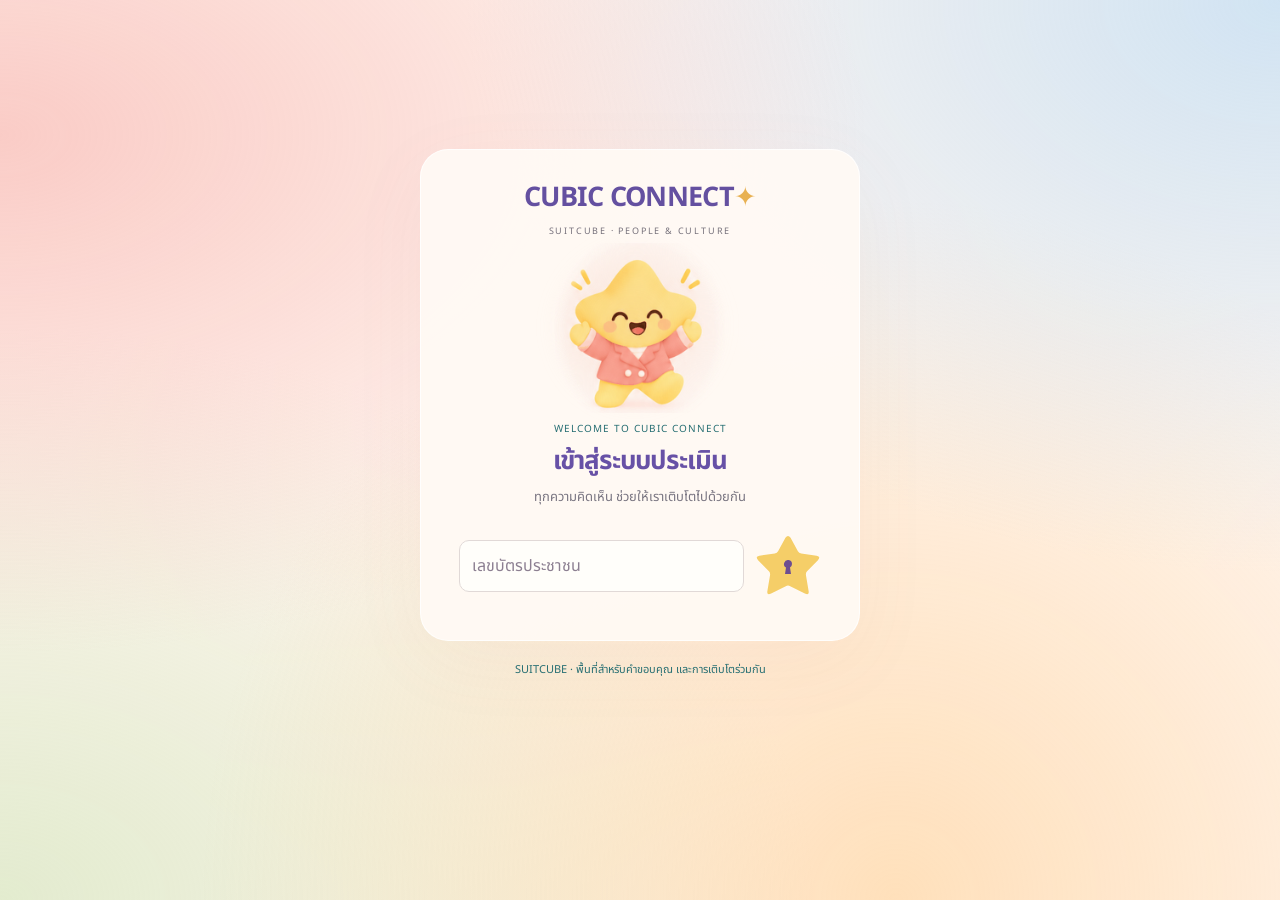
<file: index.html>
<!doctype html><html lang="th"><head><meta charset="UTF-8"><meta name="viewport" content="width=device-width,initial-scale=1,viewport-fit=cover"><meta name="theme-color" content="#fff5ef"><meta name="apple-mobile-web-app-capable" content="yes"><meta name="apple-mobile-web-app-status-bar-style" content="default"><meta name="apple-mobile-web-app-title" content="CUBIC CONNECT"><meta name="description" content="SUITCUBE แอปฟีดแบ็กความร่วมมือข้ามแผนก"><link rel="manifest" href="manifest.webmanifest"><link rel="apple-touch-icon" href="assets/app-icon-192.png"><link rel="icon" type="image/png" href="assets/app-icon-192.png"><title>CUBIC CONNECT · SUITCUBE Feedback</title><link rel="stylesheet" href="style.css?v=cubic-53"></head><body><div class="aura" aria-hidden="true"></div><div id="app"></div><div id="toast" role="status"></div><script src="logic.js?v=cubic-27"></script><script src="login.js?v=cubic-39"></script><script src="hr-excel.js?v=2"></script><script src="live-scores.js?v=cubic-15"></script><script src="app.js?v=cubic-58"></script><script src="install.js?v=cubic-27"></script></body></html>
</file>
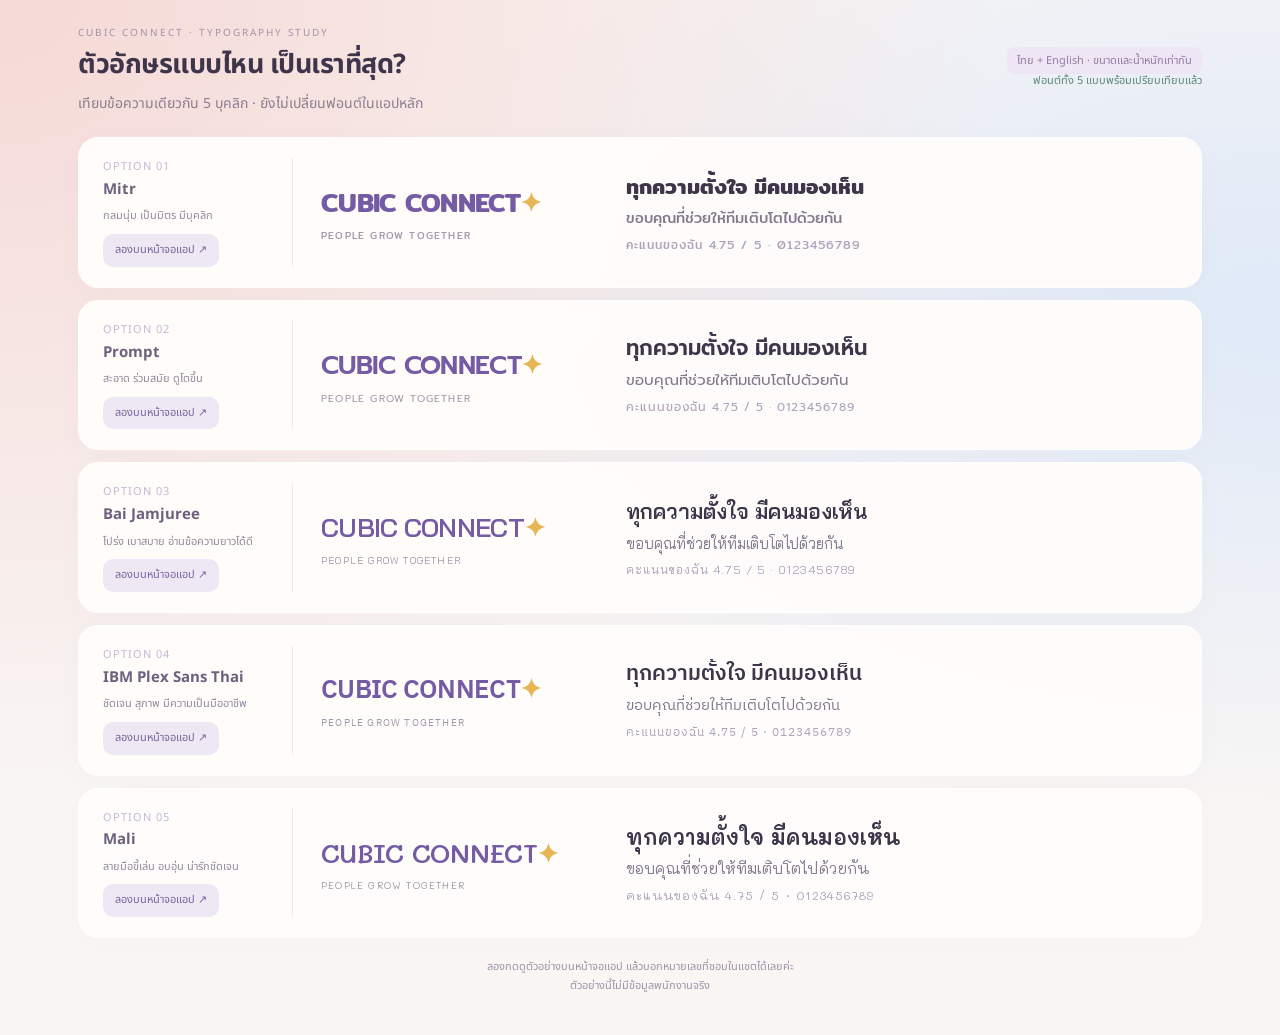
<file: font-options.html>
<!doctype html><html lang="th"><head><meta charset="utf-8"><meta name="viewport" content="width=device-width,initial-scale=1,viewport-fit=cover"><title>CUBIC CONNECT · เลือกฟอนต์ 5 แบบ</title>
<link rel="preconnect" href="https://fonts.googleapis.com"><link rel="preconnect" href="https://fonts.gstatic.com" crossorigin>
<link href="https://fonts.googleapis.com/css2?family=Bai+Jamjuree:wght@400;600&family=IBM+Plex+Sans+Thai:wght@400;600&family=Mali:wght@400;600&family=Mitr:wght@400;600&family=Noto+Sans+Thai:wght@400;600&family=Prompt:wght@400;600&display=swap" rel="stylesheet">
<style>*{box-sizing:border-box}body{margin:0;color:#3e354b;background:radial-gradient(at 0 0,#f5d9d6,transparent 55%),radial-gradient(at 100% 30%,#dfe9f8,transparent 50%),#f9f6f4;font:14px/1.7 'Noto Sans Thai',sans-serif}main{max-width:1180px;padding:25px 28px 40px;margin:auto}header{display:flex;justify-content:space-between;align-items:center;gap:20px;margin-bottom:22px}h1{font-size:27px;line-height:1.5;margin:3px 0 6px;letter-spacing:-.5px}p{margin:0}.muted{color:#8a7e92}.eyebrow{font-size:10px;letter-spacing:2px;color:#a392b0}.tag{color:#947ba5;background:#eee6f4;border-radius:8px;font-size:11px;padding:5px 10px;white-space:nowrap}.options{display:grid;gap:12px}.option{background:#fffdfbf5;border:1px solid white;border-radius:20px;padding:20px 24px;display:grid;grid-template-columns:190px 1fr;gap:28px;align-items:center;box-shadow:0 5px 30px #69577306}.info{border-right:1px solid #eee7ef;padding-right:16px}.info h2{font-size:15px;margin:0 0 2px;color:#70607f}.number{color:#c7b5d7;font-size:11px;letter-spacing:1px}.desc{font-size:11px;color:#96899e;margin:5px 0 8px}.sample{font-family:var(--font);display:grid;grid-template-columns:285px 1fr;gap:20px;align-items:center}.logo{font-size:26px;font-weight:600;letter-spacing:-.7px;color:#745ba4;white-space:nowrap}.logo span{color:#e6b555}.caption{font-size:10px;letter-spacing:1.2px;color:#a696ac;margin-top:2px;font-family:var(--font)}.greeting{font-weight:600;font-size:21px;line-height:1.6;margin:0 0 2px}.body-sample{font-size:15px;font-weight:400;color:#85768f;line-height:1.7}.figures{font-size:12px;color:#b1a0bb;margin-top:4px;letter-spacing:1px}button{font:inherit;cursor:pointer;border:0;border-radius:10px}.try{background:#eee8f5;color:#7c659c;padding:7px 12px;font-size:11px}.try:hover{background:#e3d7ef}.try:focus-visible,button:focus-visible,a:focus-visible{outline:3px solid #b39bd5;outline-offset:3px}footer{text-align:center;color:#a192aa;font-size:11px;margin-top:20px}dialog{border:1px solid white;border-radius:26px;width:min(94vw,460px);padding:24px;background:#fcf9fb;color:#403349;box-shadow:0 20px 120px #68517830}dialog::backdrop{background:#41354d55;backdrop-filter:blur(5px)}.modal-head{display:flex;justify-content:space-between;align-items:center;margin-bottom:20px}.modal-head h2{margin:0;font-size:14px}.close{background:#eee7f3;color:#8e789f;width:34px;height:34px;font-size:20px}.phone{font-family:var(--font);background:radial-gradient(at 0 0,#fbded9,transparent 60%),radial-gradient(at 100% 0,#dce9f7,transparent 60%),#fffaf6;border:1px solid white;border-radius:24px;padding:25px 22px}.phone .logo{font-size:24px}.hello{font-size:27px;font-weight:600;line-height:1.5;margin:22px 0 8px}.phone .note{font-size:15px;line-height:1.9;color:#8e7c98}.card{background:#fffefa;border-radius:18px;padding:20px;margin-top:22px;border:1px solid white}.card h3{font:600 18px/1.6 var(--font);margin:0 0 10px}.card p{font:400 14px/1.8 var(--font);color:#87758f}.stars{color:#e4b34b;font-size:24px;letter-spacing:3px;margin:10px 0 5px}.date{font-size:11px!important;color:#a08cad!important}.main-btn{display:block;background:#7960b0;color:white;padding:12px 16px;border-radius:12px;text-align:center;font-family:var(--font);font-size:15px;font-weight:600;width:100%;margin-top:20px}.modal-foot{text-align:center;font-size:11px;color:#a796b1;margin-top:14px}.status{font-size:11px;color:#a291ad;text-align:right;min-height:20px}.loaded{color:#5c8a7a}
@media(max-width:900px){.option{grid-template-columns:160px 1fr;gap:18px}.sample{grid-template-columns:1fr;gap:7px}.logo{font-size:24px}.greeting{font-size:20px}}@media(max-width:600px){main{padding:24px 17px}header{display:block;margin-bottom:22px}h1{font-size:24px}.tag{display:inline-block;margin-top:12px}.status{text-align:left;margin-top:8px}.option{display:block;padding:20px;border-radius:22px}.info{border:0;border-bottom:1px solid #eee7ef;padding:0 0 14px;margin-bottom:16px;display:grid;grid-template-columns:1fr auto;gap:3px 10px}.info h2{font-size:16px;grid-column:1}.info .number{grid-column:1}.info .desc{grid-column:1;margin:0}.info .try{grid-column:2;grid-row:1 / 4;align-self:center}.sample{display:block}.sample .logo{font-size:26px}.caption{margin-bottom:16px}.greeting{font-size:22px}.body-sample{font-size:16px}.figures{margin-top:9px}.options{gap:17px}}
</style></head><body><main><header><div><div class="eyebrow">CUBIC CONNECT · TYPOGRAPHY STUDY</div><h1>ตัวอักษรแบบไหน เป็นเราที่สุด?</h1><p class="muted">เทียบข้อความเดียวกัน 5 บุคลิก · ยังไม่เปลี่ยนฟอนต์ในแอปหลัก</p></div><div><span class="tag">ไทย + English · ขนาดและน้ำหนักเท่ากัน</span><p class="status" id="font-status" role="status">กำลังโหลดฟอนต์ตัวอย่าง…</p></div></header><div class="options" id="options"></div><footer>ลองกดดูตัวอย่างบนหน้าจอแอป แล้วบอกหมายเลขที่ชอบในแชตได้เลยค่ะ<br>ตัวอย่างนี้ไม่มีข้อมูลพนักงานจริง</footer></main><dialog id="preview" aria-labelledby="preview-title"></dialog>
<script>
const fonts=[{name:'Mitr',label:'01',desc:'กลมนุ่ม เป็นมิตร มีบุคลิก',source:'Mitr'},{name:'Prompt',label:'02',desc:'สะอาด ร่วมสมัย ดูโตขึ้น',source:'Prompt'},{name:'Bai Jamjuree',label:'03',desc:'โปร่ง เบาสบาย อ่านข้อความยาวได้ดี',source:'Bai+Jamjuree'},{name:'IBM Plex Sans Thai',label:'04',desc:'ชัดเจน สุภาพ มีความเป็นมืออาชีพ',source:'IBM+Plex+Sans+Thai'},{name:'Mali',label:'05',desc:'ลายมือขี้เล่น อบอุ่น น่ารักชัดเจน',source:'Mali'}];
document.getElementById('options').innerHTML=fonts.map((f,i)=>`<article class="option"><div class="info"><div class="number">OPTION ${f.label}</div><h2>${f.name}</h2><p class="desc">${f.desc}</p><button class="try" data-font="${i}">ลองบนหน้าจอแอป ↗</button></div><div class="sample" style="--font:'${f.name}',sans-serif"><div><div class="logo">CUBIC CONNECT<span>✦</span></div><div class="caption">PEOPLE GROW TOGETHER</div></div><div><div class="greeting">ทุกความตั้งใจ มีคนมองเห็น</div><p class="body-sample">ขอบคุณที่ช่วยให้ทีมเติบโตไปด้วยกัน</p><p class="figures">คะแนนของฉัน 4.75 / 5 · 0123456789</p></div></div></article>`).join('');
document.querySelectorAll('[data-font]').forEach(b=>b.onclick=()=>{const f=fonts[Number(b.dataset.font)],d=document.getElementById('preview');d.innerHTML=`<div class="modal-head"><h2 id="preview-title">แบบ ${f.label} · ${f.name}</h2><button class="close" aria-label="ปิดตัวอย่าง">×</button></div><div class="phone" style="--font:'${f.name}',sans-serif"><div class="logo">CUBIC CONNECT<span>✦</span></div><div class="hello">ทุกความตั้งใจ<br>มีคนมองเห็น</div><p class="note">คำชื่นชมเล็ก ๆ ที่ช่วยเติมพลัง<br>ให้วันทำงานของคุณ</p><div class="card"><h3>คำชื่นชมที่ได้รับ</h3><p>ไม่ระบุตัวตน</p><p class="date">วันที่ได้รับ 28 ต.ค. 2569</p><div class="stars">★★★★★</div><p>ขอบคุณที่ช่วยประสานงานอย่างใส่ใจ ทำให้ทีมทำงานต่อได้ราบรื่น</p></div><button class="main-btn" id="mock-button">ดูคะแนนของฉัน</button></div><p class="modal-foot">ตัวอย่างฟอนต์เท่านั้น · ยังไม่ใช่การเลือกใช้จริง</p>`;d.showModal();d.querySelector('.close').onclick=()=>d.close();d.querySelector('#mock-button').onclick=()=>{d.querySelector('#mock-button').textContent='ตัวอย่างคะแนน · 4.75 / 5'};});
Promise.all(fonts.flatMap(f=>[document.fonts.load(`400 16px "${f.name}"`,'กี้มีฟีดแบ็กดี ๆ CUBIC CONNECT'),document.fonts.load(`600 24px "${f.name}"`,'ทุกความตั้งใจ CUBIC CONNECT')])).then(results=>{const ready=results.every(r=>r.length>0);const e=document.getElementById('font-status');e.textContent=ready?'ฟอนต์ทั้ง 5 แบบพร้อมเปรียบเทียบแล้ว':'บางฟอนต์ยังโหลดไม่ได้ กรุณารีเฟรชเมื่อเชื่อมต่ออินเทอร์เน็ต';e.classList.toggle('loaded',ready)}).catch(()=>document.getElementById('font-status').textContent='โหลดฟอนต์ไม่สำเร็จ กรุณาตรวจอินเทอร์เน็ตแล้วลองใหม่');
</script></body></html>
</file>
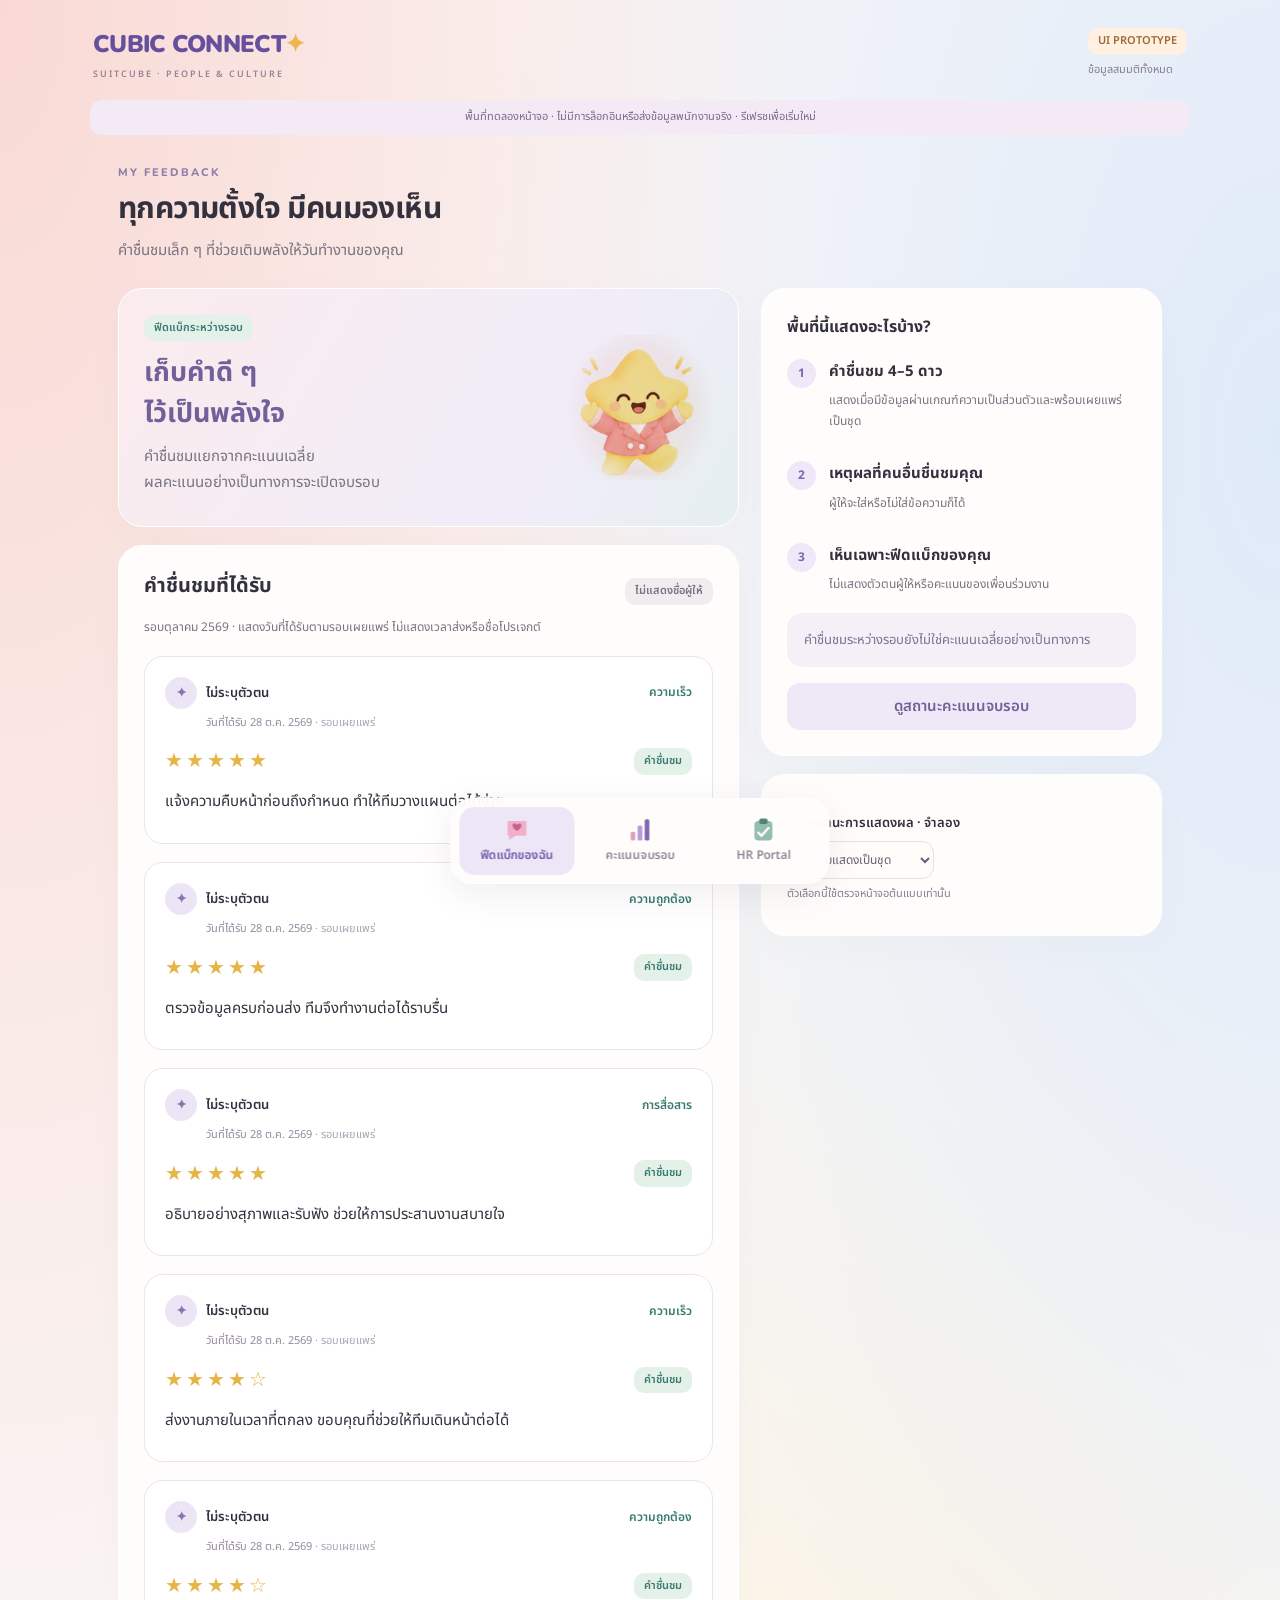
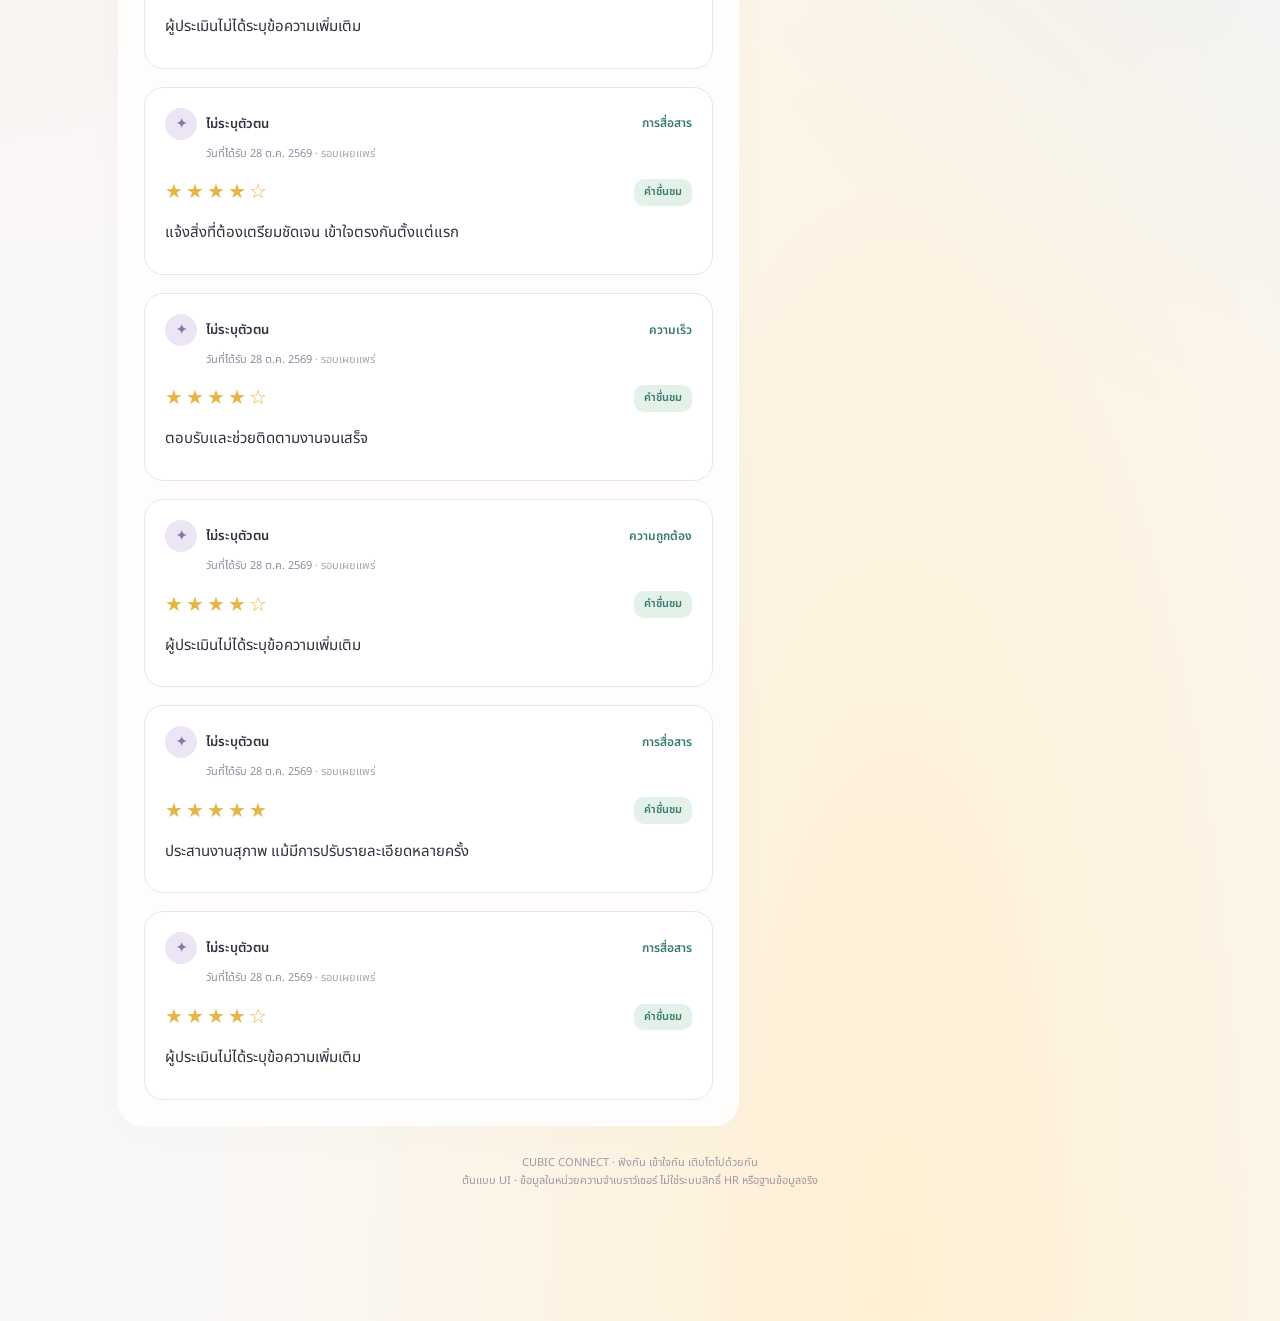
<file: workflow-preview.html>
<!doctype html>
<html lang="th">
<head><meta charset="utf-8"><meta name="viewport" content="width=device-width,initial-scale=1,viewport-fit=cover"><title>CUBIC CONNECT · ตัวอย่างเส้นทางฟีดแบ็ก</title>
<style>
@import url('https://fonts.googleapis.com/css2?family=Noto+Sans+Thai:wght@400;500;600;700&family=Nunito:wght@600;700;800;900&display=swap');
:root{--ink:#34313f;--muted:#777381;--purple:#7056ad;--green:#397b70;--line:#eae5ed;--pink:#f4b7b0}*{box-sizing:border-box}body{margin:0;color:var(--ink);font:15px/1.7 'Noto Sans Thai',sans-serif;background:radial-gradient(at 0 0,#f9d9d4,transparent 45%),radial-gradient(at 100% 15%,#dfeaf9,transparent 45%),radial-gradient(at 70% 100%,#fff0d3,transparent 55%),#faf8f7;min-height:100vh}button,select,textarea{font:inherit}button{cursor:pointer}button:disabled{opacity:.45;cursor:not-allowed}button:focus-visible,select:focus-visible,textarea:focus-visible,a:focus-visible{outline:3px solid #b8a5dd;outline-offset:4px}header{max-width:1150px;margin:auto;padding:27px 28px 15px;display:flex;align-items:center;justify-content:space-between;gap:16px}.brand{font:900 24px/1.1 Nunito,sans-serif;color:#66509d;letter-spacing:-.7px}.brand span{color:#eeb650}.brand small{display:block;font:600 9px 'Noto Sans Thai';letter-spacing:2px;margin-top:9px;color:#948596}main{max-width:1100px;margin:0 auto;padding:20px 28px 130px}h1{font-size:30px;line-height:1.4;letter-spacing:-.6px;margin:8px 0}h2{font-size:20px;line-height:1.5;margin:0 0 10px}h3{font-size:16px;margin:0 0 6px}p{margin:6px 0}.muted{color:var(--muted)}.eyebrow{font:800 11px Nunito,sans-serif;letter-spacing:2px;color:#8e7eaa}.pill{display:inline-flex;align-items:center;gap:5px;border-radius:10px;padding:4px 10px;font-size:11px;font-weight:600;background:#eee8f6;color:#756294}.pill.green{background:#e3f1e8;color:#397b70}.pill.peach{background:#fff0e1;color:#9c6a34}.pill.gray{background:#f0edf1;color:#79727f}.row{display:flex;align-items:center;justify-content:space-between;gap:12px}.topcopy{margin:10px 0 24px}.card{background:#fffdfb;border:1px solid #fff;border-radius:24px;padding:25px;box-shadow:0 10px 40px #67575f06}.grid{display:grid;grid-template-columns:minmax(0,1.55fr) minmax(260px,1fr);gap:22px}.stack{display:grid;gap:18px;align-content:start}.hero{background:linear-gradient(120deg,#fbebed,#f0edf9 70%,#e5eff0);position:relative;min-height:210px;display:flex;align-items:center;overflow:visible}.hero .copy{flex:1}.hero img{mix-blend-mode:multiply;mask-image:radial-gradient(ellipse,black 50%,transparent 74%);width:145px;height:165px;object-fit:contain;flex-shrink:0}.hero h2{font-size:27px;color:#71609a;line-height:1.5}.hero p{max-width:330px}.count{font:900 32px Nunito,sans-serif;color:#527f79}.tabs{display:flex;gap:5px;background:#eee8f1;border-radius:14px;padding:5px;margin-bottom:20px;width:fit-content}.tabs button{border:0;padding:9px 17px;border-radius:11px;background:none;color:#81758a;font-weight:600}.tabs button.active{background:white;color:var(--purple);box-shadow:0 3px 8px #5d436410}.feedback{border:1px solid var(--line);border-radius:19px;padding:20px;background:white}.anonymous{display:flex;align-items:center;gap:9px;font-weight:600;font-size:13px}.avatar{display:grid;place-items:center;background:#ece5f6;color:#8a73ae;border-radius:50%;width:32px;height:32px}.stars{color:#e6b547;letter-spacing:3px;font-size:20px}.dim{font-size:12px;color:var(--green);font-weight:600}.quote{margin-top:10px;font-size:15px;line-height:1.9}.meta{margin-top:15px;display:flex;flex-wrap:wrap;gap:8px}.hint{border-radius:15px;padding:15px 17px;background:#f4f0f8;color:#7d718e;font-size:13px;line-height:1.85}.hint.green{background:#edf4f1;color:#537a6c}.hint.peach{background:#fff2e7;color:#9b795d}.btn{border:0;border-radius:13px;padding:11px 18px;background:#7157ad;color:white;font-weight:600;display:inline-block;text-decoration:none;text-align:center}.btn.soft{background:#eee8f7;color:#74619a}.btn.reject{background:#f8e7e8;color:#aa6271}.btn.text{background:transparent;color:#83798d;padding:7px 0}.divider{border-top:1px solid var(--line);margin:20px 0}.step{display:flex;gap:13px;align-items:flex-start;padding:12px 0}.step .bubble{display:grid;place-items:center;width:29px;height:29px;border-radius:50%;background:#eee8f8;color:#7e65ad;flex-shrink:0;font-weight:700;font-size:12px}.step p{font-size:12px;color:var(--muted)}.summary{display:grid;grid-template-columns:repeat(3,1fr);gap:13px;margin:20px 0}.stat{padding:18px;background:#fffdfb;border-radius:18px;border:1px solid white}.stat strong{display:block;font:900 25px Nunito,sans-serif;margin-top:5px;color:#796298}.stat small{color:var(--muted);font-size:12px}.case{margin-bottom:17px}.case blockquote{margin:16px 0;padding:14px 17px;background:#fbf6f1;border-left:3px solid #edcab2;border-radius:0 12px 12px 0;font-size:14px}.actions{display:flex;gap:9px;flex-wrap:wrap;margin-top:16px}.case h3{font-size:18px}.score{font:900 24px Nunito;color:#b88746}.bars{margin-top:18px}.barrow{display:grid;grid-template-columns:100px 1fr 42px;align-items:center;gap:12px;margin:16px 0;font-size:13px}.track{height:9px;background:#f0edf3;border-radius:8px}.track i{display:block;height:100%;border-radius:8px;background:#b09bcc}.barrow:nth-child(2) i{background:#8fbdb1}.barrow:nth-child(3) i{background:#e1a7b8}.bigscore{font:900 65px Nunito;color:#6d569f;line-height:1.2}.bigscore small{font-size:22px;color:#ada3b7}.lock{text-align:center;padding:35px 20px}.lock img{width:130px;height:145px;object-fit:contain}.lock h2{color:#5a7f7a}.lock p{font-size:14px}.nav{position:fixed;bottom:16px;left:50%;transform:translateX(-50%);display:flex;gap:8px;padding:8px;background:#fffdfbf0;backdrop-filter:blur(15px);border:1px solid white;border-radius:22px;box-shadow:0 9px 35px #5b446419;z-index:5;max-width:calc(100% - 24px)}.nav button{border:0;background:none;min-width:115px;padding:10px 18px;color:#918696;border-radius:15px;font-size:12px;font-weight:600;white-space:nowrap}.nav button.active{background:#ece6f6;color:#7057a8}.nav svg{width:25px;height:25px;display:block;margin:0 auto 3px}select{padding:8px 12px;border:1px solid #e6deeb;border-radius:12px;background:#fffdfa;color:#685e75;font-size:12px;max-width:100%}label{display:block;font-weight:600;font-size:13px;margin:12px 0 7px}textarea{width:100%;border:1px solid #dfd6e8;border-radius:12px;min-height:90px;padding:12px;background:#fffdfa;color:var(--ink);resize:vertical}dialog{border:0;border-radius:23px;padding:26px;max-width:520px;width:calc(100% - 32px);color:var(--ink);box-shadow:0 25px 100px #3e29473a}dialog::backdrop{background:#39314150;backdrop-filter:blur(4px)}.error{color:#a65367;font-size:12px;min-height:20px}footer{margin-top:28px;text-align:center;font-size:11px;color:#a297a5}.toast{position:fixed;top:20px;left:50%;transform:translateX(-50%);background:#4c405d;color:white;padding:13px 20px;border-radius:15px;z-index:20;max-width:90vw;font-size:13px}.filter{display:flex;gap:10px;align-items:center;flex-wrap:wrap;margin-bottom:20px}.notice-count{font-size:12px;font-weight:600;color:#8d7b9d}.empty{padding:30px 10px;text-align:center;color:#8c8094}.reviewed{border-left:3px solid #91b8a7;padding-left:15px;margin-top:15px}.scope{font-size:11px;color:#8a7d91}.preview-banner{max-width:1100px;margin:0 auto;background:#f3eaf6;color:#806891;padding:8px 20px;text-align:center;border-radius:12px;font-size:11px}.badge-icon{font-size:20px}.sr-only{position:absolute;width:1px;height:1px;overflow:hidden;clip:rect(0,0,0,0)}
@media(max-width:700px){header{padding:22px 20px 14px}.brand{font-size:21px}.brand small{font-size:8px}main{padding:18px 18px 130px}.grid{grid-template-columns:1fr}.card{padding:21px;border-radius:22px}h1{font-size:26px}.hero{min-height:190px}.hero img{width:110px;height:140px}.hero h2{font-size:23px}.hero p{font-size:13px}.nav{bottom:10px;gap:3px;width:calc(100% - 24px);justify-content:space-around}.nav button{padding:8px 10px;min-width:0;flex:1;font-size:11px}.summary{gap:8px}.stat{padding:12px}.stat small{font-size:10px}.stat strong{font-size:22px}.barrow{grid-template-columns:85px 1fr 36px;gap:9px}.tabs{width:100%}.tabs button{flex:1;padding:9px 8px;font-size:13px}.pill{font-size:10px}.preview-banner{margin:0 16px}.bigscore{font-size:55px}.feedback{padding:17px}.row{align-items:center}dialog{padding:22px}}
@media(prefers-reduced-motion:reduce){*{scroll-behavior:auto!important}} 

.hr-tabs{margin-top:14px;margin-bottom:24px}.heat-controls{display:flex;gap:20px}.heat-controls select{min-width:210px}.stat-unit{font:500 12px 'Noto Sans Thai';color:#96859e}.heat-scroll{overflow-x:auto;-webkit-overflow-scrolling:touch;border:1px solid #eee7ef;border-radius:15px}.department-heatmap{width:100%;border-collapse:separate;border-spacing:4px;min-width:620px;text-align:center;font-size:14px}.department-heatmap th{padding:12px 10px;font-size:12px;white-space:nowrap;color:#7e718b}.department-heatmap thead th{background:#f4f0f7;border-radius:9px;font-weight:500}.department-heatmap tbody th{text-align:left;position:sticky;left:0;z-index:1;background:#fffdfb;min-width:120px}.department-heatmap td{padding:13px 10px;border-radius:9px;min-width:82px;font:800 16px Nunito,sans-serif}.heat-good{background:#dceee5;color:#3f7965}.heat-mid{background:#fff0ce;color:#9c7b37}.heat-low{background:#f7dde1;color:#a05e70}.heat-empty{background:#f0edf2;color:#a396ac}.team-link{border:0;background:none;padding:4px;color:#67518f;font-weight:700;font-size:13px;white-space:nowrap}.team-link span{color:#b2a1c8;margin-left:10px}.department-heatmap .coverage{background:none;font:500 12px 'Noto Sans Thai';color:#918599}.heat-legend{display:flex;gap:15px;flex-wrap:wrap;padding:15px 0;font-size:11px;color:#8b7d95}.heat-legend span{display:flex;align-items:center;gap:6px}.heat-legend i{display:inline-block;width:14px;height:14px;border-radius:4px}.team-detail{margin-top:20px;scroll-margin-top:20px}.individual-table tbody th{min-width:190px;white-space:normal}.trend-points{display:flex;gap:35px;align-items:end;min-height:145px;padding:10px 20px;border-bottom:1px solid #eee8f0}.trend-points>div{display:flex;flex-direction:column;align-items:center;gap:6px}.trend-stick{display:block;background:linear-gradient(#b7a0d6,#ece5f4);width:24px;border-radius:7px 7px 0 0}.trend-points strong{font:800 13px Nunito;color:#7a629d}.trend-points small{font-size:11px;color:#9a8ba6}@media(max-width:700px){.hr-tabs button{font-size:11px;padding:10px 6px}.heat-controls{gap:12px;align-items:stretch}.heat-controls>div{flex:1;min-width:0}.heat-controls select{min-width:0;width:100%;font-size:11px;padding:9px 5px}.department-heatmap{min-width:620px}.heat-scroll{max-width:100%}.heat-legend{gap:10px}.trend-points{gap:24px;padding:10px}.hr-portal>.card{min-width:0}}
.feedback-date{font-size:11px;color:#96899e;margin:5px 0 0 41px}.feedback-date span{color:#afa3b5}
.department-ranking{margin:0 0 22px}.ranking-grid{display:grid;grid-template-columns:repeat(auto-fit,minmax(220px,1fr));gap:14px;margin-top:20px}.rank-card{text-align:center;border:1px solid #eee6f0;border-radius:19px;padding:16px 14px;background:#fffcf8;min-width:0}.rank-1{background:#fff8e9}.rank-2{background:#f6f0fb}.rank-3{background:#fdf2ec}.rank-card img{display:block;object-fit:contain;width:132px;height:132px;margin:0 auto 8px}.rank-label{color:#aa8a61;font-size:11px}.rank-card h3{font-size:21px;margin:3px 0}.rank-value{font:800 26px Nunito;color:#79609b}.rank-value small{font-size:13px;color:#aa96b9}.rank-card .btn{font-size:11px;padding:7px 13px;margin-top:10px}@media(max-width:700px){.ranking-grid{grid-template-columns:1fr;gap:12px}.rank-card{display:flex;align-items:center;gap:15px;text-align:left;padding:12px 16px}.rank-card img{width:110px;height:110px;margin:0;flex-shrink:0}.rank-card h3{font-size:19px}.rank-value{font-size:24px}.rank-card .btn{margin-top:6px}}</style></head><body>
<header><div class="brand">CUBIC CONNECT<span>✦</span><small>SUITCUBE · PEOPLE & CULTURE</small></div><div><span class="pill peach">UI PROTOTYPE</span><p class="scope">ข้อมูลสมมติทั้งหมด</p></div></header>
<div class="preview-banner">พื้นที่ทดลองหน้าจอ · ไม่มีการล็อกอินหรือส่งข้อมูลพนักงานจริง · รีเฟรชเพื่อเริ่มใหม่</div>
<main id="app"></main><nav class="nav" aria-label="เมนูตัวอย่าง"><button data-view="received"><svg viewBox="0 0 32 32" aria-hidden="true"><path fill="#f0b0c8" d="M4 5h24v19H14l-8 5v-5H4z"/><path fill="#c6618e" d="M16 10c-6-5-9 3 0 8 9-5 6-13 0-8"/></svg>ฟีดแบ็กของฉัน</button><button data-view="score"><svg viewBox="0 0 32 32" aria-hidden="true"><rect fill="#dca1be" x="4" y="19" width="6" height="11" rx="2"/><rect fill="#b79ad8" x="13" y="11" width="6" height="19" rx="2"/><rect fill="#7f68b2" x="22" y="3" width="6" height="27" rx="2"/></svg>คะแนนจบรอบ</button><button data-view="hr"><svg viewBox="0 0 32 32" aria-hidden="true"><rect fill="#93beaf" x="5" y="5" width="23" height="25" rx="5"/><rect fill="#518477" x="11" y="2" width="11" height="7" rx="3"/><path d="m10 20 4 4 9-10" fill="none" stroke="#fff" stroke-width="3" stroke-linecap="round"/></svg>HR Portal</button></nav>
<dialog id="review-dialog" aria-labelledby="dialog-title"></dialog><div id="toast" class="toast" role="status" hidden></div>
<script>
const dims=['ความเร็ว','ความถูกต้อง','การสื่อสาร'];
const blankState=()=>({released:false,releasedAt:null,praisePublishedAt:'2026-10-28T09:00:00+07:00',batch:'ready',filter:'pending',hrTab:'heatmap',period:'current',sort:'original',team:null,decisions:{},audit:[]});let state=blankState(),view=['received','score','hr'].includes(new URLSearchParams(location.search).get('view'))?new URLSearchParams(location.search).get('view'):'received';
const rows=[
 {id:'a',rater:'synthetic-a',scores:[5,5,5],reasons:['แจ้งความคืบหน้าก่อนถึงกำหนด ทำให้ทีมวางแผนต่อได้ง่าย','ตรวจข้อมูลครบก่อนส่ง ทีมจึงทำงานต่อได้ราบรื่น','อธิบายอย่างสุภาพและรับฟัง ช่วยให้การประสานงานสบายใจ']},
 {id:'b',rater:'synthetic-b',scores:[4,4,4],reasons:['ส่งงานภายในเวลาที่ตกลง ขอบคุณที่ช่วยให้ทีมเดินหน้าต่อได้','','แจ้งสิ่งที่ต้องเตรียมชัดเจน เข้าใจตรงกันตั้งแต่แรก']},
 {id:'c',rater:'synthetic-c',scores:[4,4,5],reasons:['ตอบรับและช่วยติดตามงานจนเสร็จ','','ประสานงานสุภาพ แม้มีการปรับรายละเอียดหลายครั้ง']},
 {id:'d',rater:'synthetic-d',scores:[2,3,4],reasons:['ส่งข้อมูลหลังเวลาที่ตกลง 2 วัน โดยไม่มีการแจ้งล่วงหน้า ทำให้ทีมต้องเลื่อนขั้นตอนต่อไป','ข้อมูลที่ส่งขาดบางรายการ ต้องขอรายละเอียดเพิ่มเติมก่อนนำไปใช้','']}
];
const esc=v=>String(v??'').replace(/[&<>"']/g,c=>({'&':'&amp;','<':'&lt;','>':'&gt;','"':'&quot;',"'":'&#39;'}[c]));
const decision=(r,i)=>r.scores[i]>=4?'auto':state.decisions[r.id+':'+i]?.status||'pending';
const activeRows=()=>state.batch==='small'?rows.slice(0,2):rows;
function calculate(){const ds=dims.map((_,i)=>{const rs=activeRows().filter(r=>['auto','approved'].includes(decision(r,i)));return {count:new Set(rs.map(r=>r.rater)).size,mean:rs.length>=3?rs.reduce((n,r)=>n+r.scores[i],0)/rs.length:null}});return {dims:ds,overall:ds.every(d=>d.mean!==null)?ds.reduce((n,d)=>n+d.mean,0)/3:null}}
function pending(){return activeRows().flatMap(r=>r.scores.map((score,i)=>({r,i,score})).filter(x=>x.score<=3&&decision(r,x.i)==='pending'))}
const fmt=n=>n===null?'—':n.toFixed(2),stars=n=>'★'.repeat(n)+'☆'.repeat(5-n);
function title(k,h,p){return `<div class="topcopy"><div class="eyebrow">${k}</div><h1>${h}</h1><p class="muted">${p}</p></div>`}
function receivedDate(value){const date=new Date(value);return Number.isNaN(date.getTime())?'รอเผยแพร่':date.toLocaleDateString('th-TH',{day:'numeric',month:'short',year:'numeric',timeZone:'Asia/Bangkok'})}
function feedbackCard(r,i,reviewed=false){const d=state.decisions[r.id+':'+i];const text=reviewed?d?.summary:r.reasons[i];return `<article class="feedback"><div class="row"><div class="anonymous"><span class="avatar" aria-hidden="true">✦</span>ไม่ระบุตัวตน</div><span class="dim">${dims[i]}</span></div><p class="feedback-date">วันที่ได้รับ <time datetime="${esc(reviewed?state.releasedAt||'':state.praisePublishedAt)}">${receivedDate(reviewed?state.releasedAt:state.praisePublishedAt)}</time><span> · รอบเผยแพร่</span></p><div class="row" style="margin-top:12px"><span class="stars" aria-label="${r.scores[i]} จาก 5 ดาว">${stars(r.scores[i])}</span><span class="pill ${reviewed?'gray':'green'}">${reviewed?'HR ตรวจสอบแล้ว':'คำชื่นชม'}</span></div><p class="quote">${esc(text||'ผู้ประเมินไม่ได้ระบุข้อความเพิ่มเติม')}</p></article>`}
function received(){const high=activeRows().flatMap(r=>r.scores.map((s,i)=>({r,i,s})).filter(x=>x.s>=4));const released=state.batch==='ready'&&dims.every((_,i)=>new Set(high.filter(x=>x.i===i).map(x=>x.r.rater)).size>=3);return title('MY FEEDBACK','ทุกความตั้งใจ มีคนมองเห็น','คำชื่นชมเล็ก ๆ ที่ช่วยเติมพลังให้วันทำงานของคุณ')+`<div class="grid"><div class="stack"><section class="card hero"><div class="copy"><span class="pill green">ฟีดแบ็กระหว่างรอบ</span><h2 style="margin-top:12px">เก็บคำดี ๆ<br>ไว้เป็นพลังใจ</h2><p class="muted">คำชื่นชมแยกจากคะแนนเฉลี่ย<br>ผลคะแนนอย่างเป็นทางการจะเปิดจบรอบ</p></div><img src="assets/rating-4.gif" alt="น้องดาวยิ้มให้กำลังใจ"></section><section class="card"><div class="row"><h2>คำชื่นชมที่ได้รับ</h2><span class="pill gray">ไม่แสดงชื่อผู้ให้</span></div><p class="muted" style="font-size:12px;margin-bottom:18px">รอบตุลาคม 2569 · แสดงวันที่ได้รับตามรอบเผยแพร่ ไม่แสดงเวลาส่งหรือชื่อโปรเจกต์</p><div class="stack">${released?high.map(x=>feedbackCard(x.r,x.i)).join(''):`<div class="empty"><span class="badge-icon">✦</span><h3>รอฟีดแบ็กพร้อมแสดง</h3><p>${state.batch==='small'?'ข้อมูลยังไม่ครบเกณฑ์ขั้นต่ำ จึงยังไม่แสดงคะแนนหรือข้อความ':'รวบรวมฟีดแบ็กเป็นชุดก่อนเผยแพร่ เพื่อช่วยปกป้องผู้ให้ความคิดเห็น'}</p></div>`}</div></section></div><aside class="stack"><section class="card"><h3>พื้นที่นี้แสดงอะไรบ้าง?</h3><div class="step"><span class="bubble">1</span><div><strong>คำชื่นชม 4–5 ดาว</strong><p>แสดงเมื่อมีข้อมูลผ่านเกณฑ์ความเป็นส่วนตัวและพร้อมเผยแพร่เป็นชุด</p></div></div><div class="step"><span class="bubble">2</span><div><strong>เหตุผลที่คนอื่นชื่นชมคุณ</strong><p>ผู้ให้จะใส่หรือไม่ใส่ข้อความก็ได้</p></div></div><div class="step"><span class="bubble">3</span><div><strong>เห็นเฉพาะฟีดแบ็กของคุณ</strong><p>ไม่แสดงตัวตนผู้ให้หรือคะแนนของเพื่อนร่วมงาน</p></div></div><div class="hint">คำชื่นชมระหว่างรอบยังไม่ใช่คะแนนเฉลี่ยอย่างเป็นทางการ</div><button class="btn soft" data-view="score" style="margin-top:16px;width:100%">ดูสถานะคะแนนจบรอบ</button></section><section class="card"><label for="batch">ลองสถานะการแสดงผล · จำลอง</label><select id="batch"><option value="ready" ${state.batch==='ready'?'selected':''}>พร้อมแสดงเป็นชุด</option><option value="waiting" ${state.batch==='waiting'?'selected':''}>รอเผยแพร่เป็นชุด</option><option value="small" ${state.batch==='small'?'selected':''}>ผู้ประเมินไม่ครบ 3 คน</option></select><p class="scope">ตัวเลือกนี้ใช้ตรวจหน้าจอต้นแบบเท่านั้น</p></section></aside></div>`}
function barHTML(result){return `<div class="bars">${dims.map((d,i)=>`<div class="barrow"><span>${d}</span><div class="track"><i style="width:${(result.dims[i].mean||0)*20}%"></i></div><strong>${fmt(result.dims[i].mean)}</strong></div>`).join('')}</div>`}
function scoreView(){const result=calculate();const low=activeRows().flatMap(r=>r.scores.map((s,i)=>({r,i,s})).filter(x=>x.s<=3&&decision(r,x.i)==='approved'&&result.dims[x.i].mean!==null));return title('MY ROUND RESULT','คะแนนจบรอบของฉัน','ผลที่ผ่านกระบวนการตรวจสอบ และพร้อมสำหรับการพัฒนาร่วมกัน')+`<div class="grid"><div class="stack">${!state.released?`<section class="card lock"><img src="assets/rating-3.png" alt="น้องดาวกำลังรอผล"><h2>รอเผยแพร่คะแนนจบรอบ</h2><p class="muted">ผลคะแนนจะเปิดพร้อมกันหลังปิดรอบ<br>และ HR ตรวจสอบเสร็จแล้ว</p><span class="pill gray" style="margin-top:16px">ยังไม่แสดงค่าเฉลี่ยระหว่างรอบ</span><div class="divider"></div><p class="scope">ยังดูคำชื่นชมที่พร้อมแสดงได้ในหน้าฟีดแบ็กของฉัน</p><button class="btn soft" data-view="received" style="margin-top:14px">กลับไปอ่านคำชื่นชม</button></section>`:`<section class="card"><div class="row"><span class="pill green">เผยแพร่ผลจบรอบแล้ว</span><span class="scope">ตุลาคม 2569</span></div><h2 style="margin-top:20px">ภาพรวมความร่วมมือของฉัน</h2><div class="bigscore">${fmt(result.overall)}<small> / 5</small></div><p class="muted" style="font-size:12px">${result.overall===null?'ข้อมูลไม่เพียงพอในบางด้าน จึงยังไม่แสดงคะแนนรวม':'ค่าเฉลี่ย 3 ด้าน น้ำหนักเท่ากัน'}</p>${barHTML(result)}<div class="hint green">ใช้เฉพาะคะแนนที่ผ่านเกณฑ์และการตรวจสอบแล้ว แต่ละด้านต้องมีผู้ประเมินที่นำมาคำนวณได้อย่างน้อย 3 คน</div></section><section class="card"><h2>เรื่องที่ชวนพัฒนาร่วมกัน</h2><p class="muted" style="font-size:12px;margin-bottom:17px">เฉพาะข้อมูลที่ HR ตรวจสอบและเรียบเรียงก่อนเผยแพร่</p><div class="stack">${low.length?low.map(x=>feedbackCard(x.r,x.i,true)).join(''):'<div class="empty">ไม่มีข้อเสนอแนะเพื่อพัฒนาที่พร้อมเผยแพร่ในรอบนี้</div>'}</div></section>`}</div><aside class="stack"><section class="card"><h3>คะแนนนี้มาจากอะไร?</h3><div class="step"><span class="bubble">✓</span><div><strong>คะแนน 4–5 ดาว</strong><p>ผ่านอัตโนมัติ พร้อมใช้เมื่อถึงรอบคำนวณ</p></div></div><div class="step"><span class="bubble">✓</span><div><strong>คะแนน 1–3 ดาว</strong><p>ใช้เฉพาะรายการที่ HR ตรวจสอบข้อเท็จจริงและอนุมัติแล้ว</p></div></div><div class="hint">ผู้รับจะไม่เห็นรายการรอตรวจสอบ รายการ Reject หรือตัวตนผู้ประเมิน</div></section><section class="card"><span class="pill peach">สำหรับลองหน้าจอเท่านั้น</span><p class="muted" style="font-size:13px;margin:12px 0">สลับไปมุม HR จำลอง เพื่อลองตรวจสอบและเผยแพร่ผล</p><button class="btn soft" data-view="hr">ลองมุม HR</button></section></aside></div>`}
function hrView(){const all=activeRows().flatMap(r=>r.scores.map((score,i)=>({r,i,score})).filter(x=>x.score<=3));const items=all.filter(x=>state.filter==='all'||decision(x.r,x.i)===state.filter);const result=calculate(),enough=new Set(activeRows().map(r=>r.rater)).size>=3;return title('HR REVIEW · DEMO','ตรวจสอบก่อนส่งต่อ','พื้นที่จำลองของ HR Manager / HR Admin · พิจารณาแยกทีละด้าน')+`<div class="hint peach">คะแนนและเหตุผลในหน้านี้เป็นข้อมูลสมมติทั้งหมด มุมพนักงานไม่เห็นรายการรอตรวจสอบหรือสถานะ Reject</div><div class="summary"><div class="stat"><small>รอตรวจสอบ</small><strong>${enough?pending().length:'—'}</strong></div><div class="stat"><small>อนุมัติแล้ว</small><strong>${all.filter(x=>decision(x.r,x.i)==='approved').length}</strong></div><div class="stat"><small>ไม่นำมาคำนวณ</small><strong>${all.filter(x=>decision(x.r,x.i)==='rejected').length}</strong></div></div><div class="grid"><section class="card"><div class="row"><h2>คิวคะแนน 1–3 ดาว</h2><span class="pill peach">SLA ตัวอย่าง · 3 วัน</span></div><div class="filter"><label class="sr-only" for="filter">กรองสถานะ</label><select id="filter">${[['pending','รอตรวจสอบ'],['approved','อนุมัติแล้ว'],['rejected','Reject แล้ว'],['all','ทั้งหมด']].map(([v,l])=>`<option value="${v}" ${state.filter===v?'selected':''}>${l}</option>`).join('')}</select><span class="notice-count">ประเมินจากประสบการณ์ร่วมงานจริง</span></div>${!enough?'<div class="empty">ผู้ประเมินไม่ครบ 3 คน<br>ไม่นำข้อมูลชุดนี้เข้าสู่คิวหรือการคำนวณ</div>':items.length?items.map(x=>{const st=decision(x.r,x.i),d=state.decisions[x.r.id+':'+x.i];return `<article class="feedback case"><div class="row"><div><span class="dim">${dims[x.i]}</span><h3>พนักงานตัวอย่าง · BA</h3></div><span class="score">${x.score}<small> / 5</small></span></div><span class="pill gray">ไม่แสดงชื่อผู้ประเมิน</span><blockquote>${esc(x.r.reasons[x.i])}</blockquote><p class="scope">${st==='pending'?'ยังไม่ส่งคะแนนหรือข้อความให้ผู้รับ':st==='approved'?'อนุมัติแล้ว · พร้อมนำไปคำนวณจบรอบ':'Reject แล้ว · ไม่นำไปคำนวณและไม่แจ้งทั้งสองฝ่าย'}</p>${d?`<div class="reviewed"><strong class="dim">บันทึก HR · จำกัดเฉพาะหลังบ้าน</strong><p style="font-size:13px">${esc(d.note)}</p>${st==='approved'?`<p class="scope">ข้อความพร้อมเผยแพร่: ${esc(d.summary)}</p>`:''}</div>`:''}${st==='pending'&&!state.released?`<div class="actions"><button class="btn" data-review="${x.r.id}:${x.i}:approved">Approve</button><button class="btn reject" data-review="${x.r.id}:${x.i}:rejected">Reject</button></div>`:''}</article>`}).join(''):'<div class="empty">ไม่มีรายการในสถานะนี้<br><button class="btn text" id="all-cases">ดูรายการทั้งหมด</button></div>'}</section><aside class="stack"><section class="card"><span class="pill gray">เฉพาะ HR · ยังไม่ใช่ผลเผยแพร่</span><h2 style="margin-top:15px">ตัวอย่างผลคำนวณ</h2><div class="bigscore" style="font-size:46px">${fmt(result.overall)}<small> / 5</small></div>${barHTML(result)}<p class="scope">คะแนนรอตรวจสอบและ Reject ไม่อยู่ทั้งตัวตั้งและตัวหาร อนุมัติแล้วจึงคำนวณใหม่</p><div class="divider"></div><h3>เผยแพร่พร้อมกันจบรอบ</h3><p class="muted" style="font-size:13px">ตรวจทุกกรณีให้ครบก่อน ผู้รับจึงเห็นคะแนนอย่างเป็นทางการ</p><button class="btn" id="publish" style="width:100%;margin-top:15px" ${pending().length||state.released||!enough?'disabled':''}>${state.released?'เผยแพร่แล้ว':'ปิดรอบและเผยแพร่ผล'}</button>${pending().length&&enough?'<p class="scope">ยังมีรายการรอตรวจสอบ จึงยังเผยแพร่ไม่ได้</p>':''}</section><section class="card"><h3>หลักในการพิจารณา</h3><p class="muted" style="font-size:13px">ตรวจพฤติกรรม บริบท และผลต่องาน ใช้เกณฑ์เดียวกันทุกคน ไม่ Reject เพียงเพราะเป็นคะแนนต่ำ</p><div class="hint" style="margin-top:12px">ทุกการตัดสินใจต้องมีบันทึกเหตุผล ผู้รับเห็นเฉพาะข้อความที่พร้อมเผยแพร่</div><button class="btn text" id="reset">เริ่มตัวอย่างใหม่</button></section></aside></div>`}
const departments=['Project Co','HR','MKT','ACC','PA','OPL','CS','BD','Sale','Warehouse','BA'];
const demoTeams={OPL:[[2.67,3.67,4],[3,4,4],[3.33,3.67,4.33]],MKT:[[4.67,4.33,4.67],[4.33,4.67,4.33],[4.67,4.67,4.67]],HR:[[4,4.33,4.67],[4.33,4.33,4],[4,4.67,4.33]]};
const historyShift={'2026-07':-.3,'2026-08':-.15,'2026-09':0};
function teamMembers(dept,period=state.period){
 if(dept==='BA'){
  const r=period==='current'?calculate():{dims:[{mean:4,count:3},{mean:4.33,count:3},{mean:4.33,count:3}],overall:(4+4.33+4.33)/3};
  return [{id:'ba-example',name:'พนักงานตัวอย่าง · BA',dims:r.dims,overall:r.overall,raters:period==='current'?new Set(activeRows().map(r=>r.rater)).size:3}];
 }
 return (demoTeams[dept]||[]).map((values,j)=>{const shift=period==='current'?.08:historyShift[period]||0;const ds=values.map(v=>({mean:Math.max(1,Math.min(5,v+shift)),count:3}));return {id:dept+'-'+j,name:'พนักงานตัวอย่าง '+dept+' '+String(j+1).padStart(2,'0'),dims:ds,overall:ds.reduce((n,d)=>n+d.mean,0)/3,raters:3}});
}
function teamResult(dept,period=state.period){const ms=teamMembers(dept,period),ds=dims.map((_,i)=>{const reportable=ms.filter(m=>m.dims[i].count>=3&&m.dims[i].mean!==null);return reportable.length?reportable.reduce((n,m)=>n+m.dims[i].mean,0)/reportable.length:null});return {dept,members:ms,dims:ds,overall:ds.every(n=>n!==null)?ds.reduce((a,b)=>a+b,0)/3:null,eligible:ms.filter(m=>m.overall!==null).length};}
function orderedTeams(){const ts=departments.map(d=>teamResult(d));if(state.sort==='high'||state.sort==='low')ts.sort((a,b)=>a.overall===null?(b.overall===null?0:1):b.overall===null?-1:state.sort==='high'?b.overall-a.overall:a.overall-b.overall);return ts;}
function heatTone(v){return v===null?'heat-empty':v>=4?'heat-good':v>=3?'heat-mid':'heat-low';}
function hrPortal(){return `<div class="hr-portal"><span class="pill gray">HR PORTAL · มุมมองจำลอง</span><div class="tabs hr-tabs" role="tablist" aria-label="เมนู HR Portal"><button data-hr-tab="heatmap" role="tab" aria-selected="${state.hrTab==='heatmap'}" class="${state.hrTab==='heatmap'?'active':''}">Dashboard Heatmap</button><button data-hr-tab="queue" role="tab" aria-selected="${state.hrTab==='queue'}" class="${state.hrTab==='queue'?'active':''}">คิวตรวจสอบ 1–3 ดาว</button></div>${state.hrTab==='heatmap'?heatmapView():hrView()}</div>`;}
function rankedDepartments(){const ordered=departments.map(d=>teamResult(d)).filter(t=>t.overall!==null).sort((a,b)=>b.overall-a.overall);return ordered.map((t,i)=>({...t,rank:i&&fmt(ordered[i-1].overall)===fmt(t.overall)?ordered.findIndex(x=>fmt(x.overall)===fmt(t.overall))+1:i+1}));}
function departmentRanking(){const all=rankedDepartments(),top=all.filter(t=>t.rank<=3);return `<section class="card department-ranking" aria-labelledby="ranking-title"><div class="row"><div><span class="eyebrow">DEPARTMENT RANKING · HR ONLY</span><h2 id="ranking-title">ลำดับคะแนนตามแผนก</h2></div><span class="pill gray">ข้อมูลสมมติ</span></div><p class="scope">เฉพาะแผนกที่มีข้อมูลผ่านเกณฑ์ · รอบเดียวกับ Heatmap · คะแนนเท่ากันแสดงลำดับร่วม</p>${top.length?`<div class="ranking-grid">${top.map(t=>`<article class="rank-card rank-${t.rank}"><img src="assets/rank-star-${t.rank}-crayon.png" alt="${t.rank===1?'น้องดาวใส่มงกุฎถือถ้วยเลข 1 พร้อมประกาย':t.rank===2?'น้องดาวถือป้ายเลข 2 มีประกายเล็กน้อย':'น้องดาวถือป้ายเลข 3 ไม่มีประกาย'}" width="132" height="132"><div><span class="rank-label">ลำดับ ${t.rank}${all.filter(x=>x.rank===t.rank).length>1?' ร่วม':''}</span><h3>${esc(t.dept)}</h3><div class="rank-value">${fmt(t.overall)}<small> / 5</small></div><p class="scope">ผ่านเกณฑ์ ${t.eligible} / ${t.members.length} คน</p><button class="btn soft" data-team="${esc(t.dept)}">ดูแผนก</button></div></article>`).join('')}</div>`:'<div class="empty">ยังไม่มีแผนกที่มีข้อมูลผ่านเกณฑ์สำหรับแสดงลำดับ</div>'}<p class="scope" style="margin-top:14px">ใช้ดูทิศทางร่วมกับขนาดกลุ่มและลักษณะงาน ไม่ใช่ข้อสรุปเปรียบเทียบความสามารถข้ามบทบาท</p></section>`;}

function heatmapView(){const teams=orderedTeams(),valid=teams.filter(t=>t.overall!==null);return title('HR ANALYTICS','ภาพรวมความร่วมมือ แยกตามแผนก','มองเห็นจุดแข็งและประเด็นที่ควรชวนทีมพัฒนา')+`<div class="filter heat-controls"><div><label for="heat-period">รอบรายงาน</label><select id="heat-period"><option value="current" ${state.period==='current'?'selected':''}>ต.ค. 2569 · ${state.released?'เผยแพร่แล้ว':'กำลังตรวจสอบ'}</option><option value="2026-09" ${state.period==='2026-09'?'selected':''}>ก.ย. 2569 · เผยแพร่แล้ว</option><option value="2026-08" ${state.period==='2026-08'?'selected':''}>ส.ค. 2569 · เผยแพร่แล้ว</option><option value="2026-07" ${state.period==='2026-07'?'selected':''}>ก.ค. 2569 · เผยแพร่แล้ว</option></select></div><div><label for="heat-sort">เรียงแผนก</label><select id="heat-sort"><option value="original" ${state.sort==='original'?'selected':''}>ตามรายชื่อแผนก</option><option value="high" ${state.sort==='high'?'selected':''}>คะแนนสูง → ต่ำ</option><option value="low" ${state.sort==='low'?'selected':''}>คะแนนต่ำ → สูง</option></select></div></div><div class="summary"><div class="stat"><small>แผนกทั้งหมด</small><strong>${departments.length}</strong></div><div class="stat"><small>มีข้อมูลผ่านเกณฑ์</small><strong>${valid.length}<span class="stat-unit"> แผนก</span></strong></div><div class="stat"><small>คิวรอตรวจ · รอบปัจจุบัน</small><strong>${pending().length}<span class="stat-unit"> ด้าน</span></strong></div></div>${departmentRanking()}<section class="card"><div class="row"><h2>Department Heatmap</h2><span class="pill ${state.period==='current'&&!state.released?'peach':'green'}">${state.period==='current'&&!state.released?'เฉพาะ HR · ยังไม่ใช่คะแนนสุดท้าย':'ผลจบรอบ'}</span></div><p class="muted" style="font-size:12px;margin-bottom:15px">กดชื่อแผนกเพื่อดูรายบุคคล · คะแนนรอตรวจและ Reject ไม่นำมาคำนวณ</p><div class="heat-scroll" tabindex="0" role="region" aria-label="ตาราง Heatmap แผนก เลื่อนแนวนอนได้"><table class="department-heatmap"><thead><tr><th scope="col">แผนก</th>${dims.map(d=>`<th scope="col">${d}</th>`).join('')}<th scope="col">รวม</th><th scope="col">ครอบคลุม</th></tr></thead><tbody>${teams.map(t=>`<tr><th scope="row"><button class="team-link" data-team="${esc(t.dept)}">${esc(t.dept)} <span aria-hidden="true">↗</span></button></th>${[...t.dims,t.overall].map(v=>`<td class="${heatTone(v)}" aria-label="${v===null?'ข้อมูลไม่เพียงพอ':fmt(v)+' จาก 5 ดาว'}">${fmt(v)}</td>`).join('')}<td class="coverage">${t.members.length?t.eligible+' / '+t.members.length:'—'}</td></tr>`).join('')}</tbody></table></div><div class="heat-legend"><span><i class="heat-good"></i>4–5</span><span><i class="heat-mid"></i>3–น้อยกว่า 4</span><span><i class="heat-low"></i>ต่ำกว่า 3</span><span><i class="heat-empty"></i>— ข้อมูลไม่เพียงพอ</span></div><p class="scope">ครอบคลุม = พนักงานที่มีคะแนนรวมผ่านเกณฑ์ / พนักงานในข้อมูลต้นแบบของแผนกนั้น</p><div class="hint" style="margin-top:16px">สรุปค่าเฉลี่ยรายบุคคลที่ผ่านเกณฑ์ แต่ละคนมีน้ำหนักเท่ากัน ไม่ใช่ผลประเมินบริการของแผนกโดยตรง ใช้ร่วมกับจำนวนผู้ประเมิน บริบทงาน และข้อเท็จจริง ไม่ใช้ลำดับคะแนนตัดสินว่าแผนกใดดีกว่ากัน</div></section>${state.team?teamDetail(state.team):'<section class="card" style="margin-top:20px"><h3>เริ่มจากการเลือกแผนก</h3><p class="muted">ดูคะแนนรายบุคคล แนวโน้ม และรายการที่ควรติดตามในพื้นที่ของ HR</p></section>'}`;}
function teamDetail(dept){const t=teamResult(dept),trend=['2026-07','2026-08','2026-09',...(state.period==='current'?['current']:[])].map(p=>({p,value:teamResult(dept,p).overall}));return `<section class="card team-detail" id="team-detail" aria-labelledby="team-title"><div class="row"><div><span class="eyebrow">DEPARTMENT DETAIL · HR ONLY</span><h2 id="team-title">${esc(dept)} · คะแนนรายบุคคล</h2></div><button class="btn soft" id="close-team" aria-label="ปิดรายละเอียดแผนก">ปิด</button></div>${!t.members.length?'<div class="empty">แผนกนี้ยังไม่มีรายชื่อหรือคะแนนในข้อมูลต้นแบบ<br>ระบบไม่แทนข้อมูลที่ขาดด้วยคะแนนศูนย์</div>':`<p class="scope">แต่ละด้านต้องมีผู้ประเมินที่ใช้คำนวณได้อย่างน้อย 3 คน ข้อมูลไม่ครบจะแสดงเป็นขีด</p><div class="heat-scroll"><table class="department-heatmap individual-table"><thead><tr><th scope="col">พนักงานตัวอย่าง</th>${dims.map(d=>`<th scope="col">${d}</th>`).join('')}<th scope="col">รวม</th><th scope="col">ผู้ประเมิน*</th></tr></thead><tbody>${t.members.map(m=>`<tr><th scope="row">${esc(m.name)}</th>${[...m.dims.map(d=>d.mean),m.overall].map(v=>`<td class="${heatTone(v)}">${fmt(v)}</td>`).join('')}<td class="coverage">${m.raters}</td></tr>`).join('')}</tbody></table></div><p class="scope">* ผู้ประเมินไม่ซ้ำทั้งหมด ไม่ใช่จำนวนที่ใช้คำนวณทุกด้าน ซึ่งอาจต่างกันหลัง HR พิจารณา</p><h3 style="margin-top:24px">แนวโน้มแผนก</h3><div class="trend-points">${trend.map(x=>`<div><span class="trend-stick" style="height:${(x.value||0)*17}px"></span><strong>${fmt(x.value)}</strong><small>${{'2026-07':'ก.ค.','2026-08':'ส.ค.','2026-09':'ก.ย.',current:'ต.ค.*'}[x.p]}</small></div>`).join('')}</div><p class="scope">ข้อมูลแนวโน้มสมมติ · * ต.ค. ยังเป็นข้อมูลระหว่างตรวจสอบหากยังไม่เผยแพร่</p>${dept==='BA'&&state.period==='current'?`<div class="hint peach">${pending().length?'มีคะแนน 1–3 ดาวที่ยังต้องตรวจสอบ จึงยังไม่รวมคะแนนส่วนนั้นใน Heatmap':'ตรวจสอบคะแนนด้านที่รอครบแล้ว'}<br><button class="btn soft" data-open-queue style="margin-top:10px">เปิดคิวตรวจสอบ BA</button></div>`:'<div class="hint green">ใช้ผลเพื่อคุยเรื่องกระบวนการและวางแผนพัฒนา ไม่สรุปว่าใครเป็นต้นเหตุจากคะแนนเพียงอย่างเดียว</div>'}`}</section>`;}
function bindHeatmap(){document.querySelectorAll('[data-hr-tab]').forEach(b=>b.onclick=()=>{state.hrTab=b.dataset.hrTab;render();window.scrollTo(0,0)});document.querySelector('#heat-sort')?.addEventListener('change',e=>{state.sort=e.target.value;render()});document.querySelector('#heat-period')?.addEventListener('change',e=>{state.period=e.target.value;render()});document.querySelectorAll('[data-team]').forEach(b=>b.onclick=()=>{state.team=b.dataset.team;render();document.querySelector('#team-detail')?.scrollIntoView({behavior:'auto',block:'start'})});document.querySelector('#close-team')?.addEventListener('click',()=>{state.team=null;render()});document.querySelector('[data-open-queue]')?.addEventListener('click',()=>{state.hrTab='queue';state.filter='pending';render();window.scrollTo(0,0)});}

function render(){document.getElementById('app').innerHTML=({received,score:scoreView,hr:hrPortal}[view])()+`<footer>CUBIC CONNECT · ฟังกัน เข้าใจกัน เติบโตไปด้วยกัน<br>ต้นแบบ UI · ข้อมูลในหน่วยความจำเบราว์เซอร์ ไม่ใช่ระบบสิทธิ์ HR หรือฐานข้อมูลจริง</footer>`;document.querySelectorAll('.nav button').forEach(b=>{b.classList.toggle('active',b.dataset.view===view);b.setAttribute('aria-current',b.dataset.view===view?'page':'false')});document.querySelectorAll('[data-view]').forEach(b=>b.onclick=()=>{view=b.dataset.view;render();window.scrollTo(0,0)});document.querySelector('#batch')?.addEventListener('change',e=>{state.batch=e.target.value;state.released=false;render()});document.querySelector('#filter')?.addEventListener('change',e=>{state.filter=e.target.value;render()});document.querySelector('#all-cases')?.addEventListener('click',()=>{state.filter='all';render()});document.querySelectorAll('[data-review]').forEach(b=>b.onclick=()=>review(b.dataset.review));document.querySelector('#publish')?.addEventListener('click',publish);document.querySelector('#reset')?.addEventListener('click',()=>{state=blankState();render();toast('เริ่มข้อมูลตัวอย่างใหม่แล้ว')});bindHeatmap()}
function toast(t){const el=document.getElementById('toast');el.textContent=t;el.hidden=false;setTimeout(()=>el.hidden=true,3000)}
function review(key){const [id,index,status]=key.split(':'),i=Number(index),r=activeRows().find(r=>r.id===id);if(!r||r.scores[i]>=4||decision(r,i)!=='pending'||state.released||new Set(activeRows().map(r=>r.rater)).size<3)return;const approved=status==='approved';const dialog=document.getElementById('review-dialog');dialog.innerHTML=`<h2 id="dialog-title">${approved?'อนุมัติคะแนนด้านนี้':'Reject คะแนนด้านนี้'}</h2><span class="pill peach">${dims[i]} · ${r.scores[i]} ดาว</span><p class="muted" style="font-size:13px;margin-top:12px">${approved?'คะแนนจะพร้อมใช้คำนวณ แต่ผู้รับจะเห็นเมื่อเผยแพร่จบรอบ':'ไม่นำคะแนนนี้ไปคำนวณ ไม่แจ้งผู้ให้หรือผู้รับ'}</p><form id="decision-form"><label for="note">ข้อเท็จจริง / เหตุผลการตัดสินใจ *</label><textarea id="note" required maxlength="500" placeholder="บันทึกผลการตรวจสอบ ใช้เฉพาะ HR"></textarea>${approved?'<label for="summary">ข้อความสำหรับผู้รับหลังเผยแพร่ *</label><textarea id="summary" required maxlength="500" placeholder="สรุปประเด็นพัฒนาโดยตัดชื่อ โปรเจกต์เฉพาะ และรายละเอียดระบุตัวผู้ให้"></textarea>':''}<p id="decision-error" class="error" role="alert"></p><div class="actions"><button class="btn ${approved?'':'reject'}" type="submit">ยืนยัน ${approved?'Approve':'Reject'}</button><button class="btn soft" type="button" id="cancel">กลับไปตรวจสอบ</button></div></form>`;dialog.showModal();dialog.querySelector('#cancel').onclick=()=>dialog.close();dialog.querySelector('form').onsubmit=e=>{e.preventDefault();const note=dialog.querySelector('#note').value.trim(),summary=dialog.querySelector('#summary')?.value.trim()||'';if(!note||(approved&&!summary)){dialog.querySelector('#decision-error').textContent='กรุณากรอกข้อมูลที่จำเป็นให้ครบ';return}if(decision(r,i)!=='pending'||state.released)return;state.decisions[id+':'+i]={status,note,summary};state.audit.push({key:id+':'+i,status,note});dialog.close();render();toast(approved?'อนุมัติแล้ว · พร้อมคำนวณจบรอบ':'Reject แล้ว · ไม่ส่งแจ้งเตือนพนักงาน')};}
function publish(){if(pending().length||state.released||new Set(activeRows().map(r=>r.rater)).size<3)return;const dialog=document.getElementById('review-dialog');dialog.innerHTML='<h2 id="dialog-title">เผยแพร่ผลจบรอบ?</h2><p>ตรวจสอบคะแนนครบแล้ว ผู้รับจะเห็นเฉพาะคะแนนที่ผ่านเกณฑ์และข้อความที่ HR เรียบเรียงไว้</p><div class="actions"><button class="btn" id="confirm-publish">ยืนยันเผยแพร่</button><button class="btn soft" id="cancel-publish">กลับ</button></div>';dialog.showModal();dialog.querySelector('#cancel-publish').onclick=()=>dialog.close();dialog.querySelector('#confirm-publish').onclick=()=>{if(pending().length||state.released)return;state.released=true;state.releasedAt=new Date().toISOString();dialog.close();view='score';render();window.scrollTo(0,0);toast('เผยแพร่ผลตัวอย่างแล้ว')};}
render();
</script></body></html>
</file>
<file: style.css>
@import url('https://fonts.googleapis.com/css2?family=Noto+Sans+Thai:wght@400;500;600;700&display=swap');
:root{--ink:#302f3b;--muted:#797581;--line:#e9ddd8;--blue:#5a5fd2;--rose:#edaaa6;--cream:#fffbf6;--green:#d9e9db}*{box-sizing:border-box}body{margin:0;color:var(--ink);font-family:'Noto Sans Thai',system-ui,sans-serif;background:#fff6f0;font-size:15px;line-height:1.65}.aura{position:fixed;inset:0;z-index:-1;background:radial-gradient(ellipse at 0% 15%,#f6a8a38a,transparent 48%),radial-gradient(ellipse at 100% 0%,#b7d9f4a3,transparent 45%),radial-gradient(ellipse at 70% 100%,#ffcf9290,transparent 55%),radial-gradient(ellipse at 0% 100%,#d2e5bba0,transparent 45%)}button,input,select,textarea{font:inherit}button,a{touch-action:manipulation}button{cursor:pointer;border:0;border-radius:12px;background:#f0e9e5;padding:11px 17px;color:inherit;font-weight:600;transition:background .15s,transform .15s}button:hover{filter:brightness(.97)}button:active{transform:translateY(1px)}button:disabled{opacity:.5;cursor:not-allowed}button:focus-visible,a:focus-visible,input:focus-visible,select:focus-visible,textarea:focus-visible{outline:3px solid #686de2;outline-offset:3px}.primary{background:var(--blue);color:white}.secondary{background:#f0eafa;color:#585091}.ghost{background:transparent}.danger{background:#fce3dd;color:#9b4e40}.small{font-size:12px;padding:7px 11px}.shell{max-width:1440px;margin:auto;display:grid;grid-template-columns:235px 1fr;min-height:100vh}.sidebar{position:sticky;top:0;height:100vh;padding:34px 22px;background:#fffaf2a8;border-right:1px solid #ffffffa8;display:flex;flex-direction:column;gap:30px}.logo{font-size:32px;letter-spacing:-2px;font-weight:700;line-height:1.1}.logo span{color:#e8b152}.brand-caption{font-size:10px;letter-spacing:2px;margin-top:9px;color:#76717b}.nav{display:flex;flex-direction:column;gap:7px}.nav button{text-align:left;background:transparent;font-weight:500;padding:12px 15px;display:flex;gap:12px;align-items:center}.nav button.active{background:#e8e6f6;color:#514db5}.nav svg{width:19px;height:19px;fill:none;stroke:currentColor;stroke-width:1.7}.side-note{margin-top:auto;font-size:11px;color:var(--muted)}.main{padding:26px 42px 50px;min-width:0}.topbar{display:flex;justify-content:space-between;align-items:center;gap:14px;margin-bottom:28px}.breadcrumb{font-size:12px;color:var(--muted)}.role{display:flex;gap:10px;align-items:center;font-size:12px}.role select{padding:8px 10px;border:1px solid var(--line);border-radius:10px;background:#fffaf7}.demo{font-size:10px;font-weight:600;background:#fff4da;color:#8a6d2c;padding:4px 9px;border-radius:6px}.avatar{width:38px;height:38px;background:#ead5df;border-radius:50%;display:grid;place-items:center;flex-shrink:0;font-weight:600}.page-head{display:flex;justify-content:space-between;align-items:flex-start;gap:20px;margin-bottom:23px}h1{font-size:30px;line-height:1.4;letter-spacing:-.8px;margin:0 0 8px}h2{font-size:18px;margin:0 0 12px}h3{font-size:15px;margin:0 0 4px}p{margin:0 0 12px}.muted{color:var(--muted);font-size:13px}.eyebrow{font-size:11px;letter-spacing:1.8px;text-transform:uppercase;color:#8b7277;margin-bottom:10px}.grid{display:grid;grid-template-columns:1.5fr 1fr;gap:22px}.stack{display:flex;flex-direction:column;gap:20px}.card{background:#fffcf7ed;border:1px solid #ffffffc9;border-radius:21px;padding:24px;box-shadow:0 6px 25px #61444404}.hero{min-height:240px;position:relative;display:flex;align-items:center;overflow:hidden;background:#fff9efde}.hero .copy{position:relative;z-index:1;max-width:65%}.hero h2{font-size:30px;line-height:1.45;letter-spacing:-1px}.hero .mascot{width:200px;position:absolute;right:-10px;bottom:-3px;mix-blend-mode:multiply}.pill{display:inline-flex;gap:6px;align-items:center;border-radius:7px;padding:3px 9px;background:#eee9f5;color:#665a87;font-size:11px}.pill.green{background:#e1eee2;color:#56785c}.pill.rose{background:#f8e2dc;color:#a46a57}.row{display:flex;align-items:center;justify-content:space-between;gap:14px}.progress{height:7px;background:#e9e4e4;border-radius:10px;margin:15px 0;overflow:hidden}.progress div{height:100%;background:#9c93c7;border-radius:10px}.task{display:flex;align-items:center;gap:13px;padding:16px 0;border-bottom:1px solid var(--line)}.task:last-child{border:0;padding-bottom:0}.task .details{flex:1}.num{font-size:36px;font-weight:600;line-height:1.2;letter-spacing:-1px}.stats{display:grid;grid-template-columns:repeat(3,1fr);gap:14px;margin-bottom:22px}.stats .card{padding:20px}.quote{border-left:3px solid #e7b5ac;padding-left:15px;font-size:14px}.notice{background:#f0eaf5;border-radius:12px;padding:13px 16px;font-size:12px;color:#756586;margin:15px 0}.form-wrap{max-width:760px;margin:auto}.form-top{display:flex;gap:12px;align-items:center;margin-bottom:16px}.field{margin-bottom:20px}.field label,.field-title{display:block;font-size:13px;font-weight:600;margin-bottom:7px}input,select,textarea{width:100%;border:1px solid #e1d9d7;border-radius:10px;background:#fffefa;padding:11px 12px;color:var(--ink)}textarea{resize:vertical;min-height:82px}input[type=checkbox]{width:auto;accent-color:var(--blue)}.tabs{display:flex;gap:8px;margin:12px 0 18px}.tabs button.active{background:#e7e3f6;color:#5e54a4}.rating-block{padding:22px 0;border-top:1px solid var(--line)}.rating-line{display:flex;justify-content:space-between;gap:10px;align-items:center}.stars{display:flex;gap:6px;margin:12px 0}.stars button{padding:0;width:44px;height:46px;border-radius:10px;font-size:31px;line-height:1;color:#d4cbc5;background:#f5f0ea}.stars button.on{color:#d79f40;background:#fff0ce}.stars button:focus{outline-offset:1px}.na{background:transparent;color:#7c7480;font-size:11px;padding:6px 0;text-decoration:underline}.reason{margin:10px 0;background:#fff4ef;padding:13px;border-radius:11px}.reason label{font-size:12px}.mascot-reaction{width:105px;height:105px;object-fit:contain;mix-blend-mode:multiply}.scale{font-size:11px;color:#837780}.error{border-radius:10px;background:#fce4df;color:#a54b42;padding:13px;margin:15px 0;font-size:13px}.form-actions{display:flex;justify-content:space-between;gap:10px;margin-top:20px}.review-row{border-bottom:1px solid var(--line);padding:13px 0}.empty{text-align:center;padding:26px 10px}.empty img{width:150px;mix-blend-mode:multiply}.result-bars>div{display:grid;grid-template-columns:110px 1fr 35px;gap:12px;align-items:center;margin:16px 0;font-size:13px}.bar{background:#eee7e4;height:7px;border-radius:8px}.bar span{display:block;background:#b5b1d8;height:100%;border-radius:8px}.table-scroll{overflow:auto}.heatmap{border-collapse:separate;border-spacing:5px;width:100%;font-size:12px;min-width:380px}.heatmap th{font-weight:500;padding:8px}.heatmap td{text-align:center;background:#e2eddf;padding:15px;border-radius:9px;min-width:80px}.heatmap .mid{background:#f6e7bf}.heatmap .low{background:#f2d5d0}.heatmap .insufficient{background:#ece8e7;color:#827b81;font-size:11px}.heatmap .diag{background:transparent;color:#ada4a0}.legend{display:flex;gap:15px;flex-wrap:wrap;font-size:10px;color:var(--muted);margin-top:13px}.legend i{width:9px;height:9px;border-radius:50%;display:inline-block;margin-right:5px}.action{padding:16px;border:1px solid var(--line);border-radius:13px;margin-top:12px}.action-controls{display:grid;grid-template-columns:1fr 1fr;gap:10px;margin-top:12px}.action-controls select{font-size:12px}.activity{font-size:12px;border-bottom:1px solid var(--line);padding:11px 0}.empty-icon{font-size:25px;color:#a9a3b9}.mobile-brand{display:none}.mobile-nav{display:none}.footer-note{font-size:10px;color:#8e8589;margin-top:25px}.section-link{font-size:12px;color:#6660ad;text-decoration:underline;cursor:pointer;background:none;padding:0}.form-title{font-size:23px}.action-form{display:grid;grid-template-columns:1fr 1fr;gap:14px}.action-form .full{grid-column:1/-1}.toast-visible{transform:translate(-50%,0)!important;opacity:1!important}#toast{position:fixed;bottom:30px;left:50%;transform:translate(-50%,20px);opacity:0;transition:.2s;background:#3f3b50;color:white;border-radius:12px;padding:12px 20px;max-width:90vw;font-size:13px;z-index:99;pointer-events:none}.badge-round{font-size:12px;padding:8px 12px;border:1px solid #e8dad3;border-radius:12px;background:#fff7f0}details{font-size:12px;color:#7c7480}summary{cursor:pointer}.permission{padding:60px 30px;text-align:center}.btn-group{display:flex;gap:8px;flex-wrap:wrap}.history-card{margin-bottom:12px}.history-card summary{font-size:14px;font-weight:600;color:var(--ink)}
@media(min-width:1500px){.main{padding-right:55px;padding-left:55px}}@media(max-width:1050px){.shell{grid-template-columns:190px 1fr}.sidebar{padding:28px 14px}.main{padding:25px}.grid{grid-template-columns:1fr}.hero{min-height:230px}.hero .mascot{right:20px}.stats{gap:10px}.topbar{flex-wrap:wrap}.side-note{font-size:10px}}@media(max-width:640px){body{font-size:14px}.shell{display:block}.sidebar{display:none}.main{padding:20px 17px 100px}.topbar{margin-bottom:25px;gap:10px}.breadcrumb{display:none}.mobile-brand{display:block;font-size:25px;font-weight:700;letter-spacing:-1px}.role{gap:6px}.role select{font-size:10px;max-width:125px}.role>.avatar{display:none}.demo{font-size:9px;padding:3px 5px}.page-head{gap:8px}.page-head h1{font-size:25px}.badge-round{font-size:10px;padding:7px 8px}.card{padding:20px;border-radius:18px}.hero .copy{max-width:64%}.hero h2{font-size:25px}.hero .mascot{width:170px;right:-18px;bottom:0}.hero{min-height:220px}.hero p{font-size:12px}.stats{grid-template-columns:repeat(3,1fr);gap:8px}.stats .card{padding:14px 10px}.stats .num{font-size:27px}.stats .muted{font-size:10px}.row{gap:8px}.task .details h3{font-size:13px}.task .muted{font-size:11px}.mobile-nav{position:fixed;bottom:0;left:0;right:0;display:flex;background:#fffaf5f5;border-top:1px solid #eee5df;z-index:20;padding:9px 6px max(10px,env(safe-area-inset-bottom));backdrop-filter:blur(12px)}.mobile-nav button{flex:1;background:none;border-radius:8px;padding:4px 2px;display:flex;flex-direction:column;align-items:center;gap:3px;font-size:9px;font-weight:500;color:#8c8490}.mobile-nav svg{width:19px;height:19px;fill:none;stroke:currentColor;stroke-width:1.8}.mobile-nav button.active{color:#5a53ac;background:#eeeaf8}.form-actions{flex-wrap:wrap}.form-actions button{flex:1;white-space:nowrap}.rating-line{align-items:flex-start}.mascot-reaction{width:83px;height:83px}.stars{gap:5px}.stars button{width:38px;height:42px;font-size:27px}.action-form{grid-template-columns:1fr}.action-controls{grid-template-columns:1fr}.result-bars>div{grid-template-columns:90px 1fr 30px;font-size:12px}.notice{font-size:11px}.role select{padding:6px}.grid{gap:16px}.stack{gap:16px}.action{padding:13px}.hero .primary{padding:9px 13px}.topbar .mobile-brand span{color:#d5a753}#toast{bottom:85px}}@media(prefers-reduced-motion:reduce){*{transition:none!important;scroll-behavior:auto!important}}
.demo{white-space:nowrap;flex-shrink:0}.role{flex-shrink:0}@media(max-width:640px){.role>label{display:none}.demo{font-size:8px}.topbar{justify-content:space-between}}
dialog{border:1px solid #eee2dc;border-radius:25px;background:#fffaf4;color:var(--ink);width:min(440px,calc(100% - 32px));max-height:85dvh;overflow:auto;padding:25px;box-shadow:0 25px 100px #30294240}dialog::backdrop{background:#30294260;backdrop-filter:blur(4px)}@media(max-width:640px){input,select,textarea{font-size:16px}.role select{font-size:12px}.main{padding-top:max(20px,env(safe-area-inset-top));padding-bottom:calc(110px + env(safe-area-inset-bottom))}.mobile-nav button{min-height:48px;font-size:10px}.mobile-nav{padding-left:max(6px,env(safe-area-inset-left));padding-right:max(6px,env(safe-area-inset-right))}.stars button{min-width:44px;min-height:46px}.na{min-height:44px;text-align:left}.task button{min-height:44px}.sidebar .side-note{padding-bottom:45px}.form-actions{padding-bottom:10px}}@media(display-mode:standalone){body{overscroll-behavior-y:contain}.mobile-nav{background:#fffaf5}.main{padding-top:max(20px,env(safe-area-inset-top))}}[hidden]{display:none!important}
.login-page{min-height:100dvh;display:flex;flex-direction:column;align-items:center;justify-content:center;padding:35px 20px 95px}.login-card{width:100%;max-width:440px;padding:32px 38px;background:#fffaf5ed;border:1px solid #ffffffbf;border-radius:28px;box-shadow:0 20px 80px #ab7e6e0d;text-align:center}.login-brand .logo{font-size:34px}.login-brand .brand-caption{font-size:9px;letter-spacing:1.8px}.login-mascot{height:155px;display:flex;align-items:center;justify-content:center;margin:12px 0 16px}.login-mascot img{width:170px;height:170px;mix-blend-mode:multiply;object-fit:contain}.login-card h1{font-size:26px;margin-bottom:8px}.login-card .eyebrow{font-size:10px;margin-bottom:5px}.login-card .field{text-align:left;margin:28px 0 15px}.login-card .field label{font-size:14px}.login-card input{font-size:16px;min-height:51px}.login-help{font-size:11px;color:#8a7f84;margin-top:7px}.login-submit{width:100%;min-height:50px}.login-demo{margin-top:25px;padding-top:20px;border-top:1px solid #e9ddd8}.login-demo p{font-size:13px;margin:10px 0 5px}.login-demo strong{letter-spacing:1px;font-weight:600}.login-disclaimer{font-size:11px;color:#95888e;margin:19px 0 0}.login-bottom{font-size:11px;color:#8a7d83;margin-top:20px;text-align:center}.login-card .error{text-align:left}.login-card input[aria-invalid=true]{border-color:#bd7465}.role #logout{font-size:11px;white-space:nowrap}@media(max-width:640px){.login-page{justify-content:flex-start;padding:calc(30px + env(safe-area-inset-top)) 18px 95px}.login-card{border-radius:23px;padding:26px 25px}.login-card h1{font-size:25px}.login-mascot{margin:8px 0 14px}.login-brand .brand-caption{font-size:8px}.login-bottom{max-width:280px}.role{gap:5px}.role #logout{font-size:10px;padding:8px 6px}.role select{max-width:108px}.topbar .demo{font-size:7px;padding:3px 4px}.mobile-brand{font-size:23px}}
/* Feathered mascot artwork: preserve character while dissolving the baked-in rectangular backdrop. */
.mascot-aura{display:inline-block;position:relative;isolation:isolate;flex-shrink:0;vertical-align:middle}.mascot-aura:before,.login-mascot picture:before{content:"";position:absolute;inset:6%;border-radius:50%;background:radial-gradient(ellipse at 45% 48%,#f6c2b447 0%,#f7d5c72e 42%,transparent 73%);filter:blur(10px);z-index:-1;pointer-events:none}.mascot-aura img,.login-mascot img{display:block;width:100%;height:100%;object-fit:contain;mix-blend-mode:multiply;-webkit-mask-image:radial-gradient(ellipse 52% 60% at 50% 52%,#000 85%,transparent 100%);mask-image:radial-gradient(ellipse 52% 60% at 50% 52%,#000 85%,transparent 100%);}.hero .mascot{aspect-ratio:1;height:auto;mix-blend-mode:normal}.login-mascot picture{display:block;position:relative;isolation:isolate;width:170px;height:170px}.login-mascot picture:before{inset:0}.mascot-aura img{border-radius:0}.hero .mascot:before{inset:0;background:radial-gradient(ellipse,#f7ccad50 0%,#f9dece22 47%,transparent 72%)}

#rocket-celebration{border:0;border-radius:30px;padding:24px;color:var(--ink);background:radial-gradient(ellipse at 50% 35%,#fff1dd,#fffbf7 75%);width:min(440px,calc(100vw - 32px));max-height:90dvh;overflow:auto;text-align:center;box-shadow:0 24px 100px #76638229}#rocket-celebration::backdrop{background:#f4e9f0b8;backdrop-filter:blur(10px)}.rocket-character{width:min(300px,72vw);height:min(300px,72vw);animation:rocket-arrive 1.2s cubic-bezier(.17,.78,.3,1) both}.rocket-scene h2{font-size:24px;margin:0 0 8px}.rocket-scene p{color:var(--muted);margin:0 0 15px}@keyframes rocket-arrive{0%{transform:translate(-100px,170px) rotate(-18deg) scale(.45);opacity:0}65%{opacity:1;transform:translate(8px,-12px) rotate(3deg) scale(1.04)}100%{transform:translate(0,0) rotate(0) scale(1)}}@media(prefers-reduced-motion:reduce){.rocket-character{animation:none}}

/* Transparent rocket art stays intact; aura is a separate layer. */
.rocket-cutout{overflow:visible}.rocket-cutout img{-webkit-mask-image:none;mask-image:none;mix-blend-mode:normal;object-fit:contain;animation:rocket-hover 2.8s ease-in-out infinite}.rocket-cutout:before{inset:-12%;filter:blur(18px);background:radial-gradient(ellipse,#ffd2b85c,transparent 70%)}.rocket-character{width:min(310px,68vw);height:min(310px,68vw);margin:8px 0 12px}.rocket-cutout:after{content:"✦";position:absolute;right:5%;top:14%;color:#eebd63;font-size:24px;pointer-events:none;animation:rocket-sparkle 1.6s ease-in-out infinite}.rocket-scene{padding-top:12px}@keyframes rocket-hover{0%,100%{transform:translateY(3px) rotate(-1deg)}50%{transform:translateY(-5px) rotate(1deg)}}@keyframes rocket-sparkle{0%,100%{opacity:.2;transform:scale(.7)}50%{opacity:1;transform:scale(1.2)}}@media(prefers-reduced-motion:reduce){.rocket-cutout img,.rocket-cutout:after{animation:none}}

/* Depth approach: small in the distance, grow toward the viewer, then fireworks. */
.depth-stage{height:min(330px,70vw);position:relative;isolation:isolate;overflow:visible;perspective:650px;margin-bottom:12px}.depth-stage:before{content:"";position:absolute;inset:5%;z-index:-1;background:radial-gradient(ellipse,#ffd7b862,transparent 68%);border-radius:50%}.depth-rocket{width:100%;height:100%;transform-origin:50% 55%;animation:depth-approach 2.3s cubic-bezier(.48,.04,.35,1) both;will-change:transform,opacity}.depth-rocket img{display:block;width:100%;height:100%;object-fit:contain;animation:depth-float 2.8s 2.3s ease-in-out infinite}.depth-burst{position:absolute;left:14%;top:22%;width:4px;height:4px;color:#efa1b8;opacity:0;animation:depth-firework 1.35s 2.35s ease-out both;pointer-events:none}.depth-burst i{position:absolute;left:0;top:0;width:3px;height:17px;border-radius:5px;background:currentColor;transform:rotate(var(--ray)) translateY(-35px);transform-origin:50% 0}.burst-1{left:84%;top:16%;color:#82c9bf;animation-delay:2.65s}.burst-2{left:80%;top:65%;color:#d8afe8;animation-delay:3.05s}.burst-3{left:18%;top:75%;color:#efc66e;animation-delay:3.4s}.burst-4{left:52%;top:7%;color:#f3ad84;animation-delay:3.7s}.rocket-scene>h2,.rocket-scene>p{animation:depth-caption .4s 2.25s ease-out both}@keyframes depth-approach{0%{transform:translateZ(-450px) scale(.08);opacity:0;filter:blur(2px)}12%{opacity:1}65%{transform:translateZ(-100px) scale(.55);filter:blur(.3px)}88%{transform:translateZ(20px) scale(1.05);filter:blur(0)}100%{transform:translateZ(0) scale(1);opacity:1;filter:blur(0)}}@keyframes depth-float{0%,100%{transform:translateY(2px)}50%{transform:translateY(-5px)}}@keyframes depth-firework{0%{transform:scale(.05);opacity:0}12%{opacity:1}55%{opacity:1}100%{transform:scale(1.65);opacity:0}}@keyframes depth-caption{from{opacity:0;transform:translateY(8px)}to{opacity:1;transform:translateY(0)}}@media(prefers-reduced-motion:reduce){.depth-rocket,.depth-rocket img,.depth-burst,.rocket-scene>h2,.rocket-scene>p{animation:none;filter:none;transform:none}.depth-burst{opacity:.7}}

/* Warm, readable accent typography. Body copy retains its neutral contrast. */
:root{--type-purple:#6751a6;--type-teal:#286f73;--type-rose:#a64870;--type-amber:#916122}
.page-head h1,.login-card h1{color:var(--type-purple)}.card h2{color:var(--type-teal)}.hero .hero-line-one{color:var(--type-purple)}.hero .hero-line-two{color:var(--type-rose)}.hero .eyebrow{color:var(--type-teal)}.page-head>.muted{color:#79617f}.quote{color:var(--type-rose)}.side-note{color:#71637d}.card .num{color:var(--type-purple)}.card h3{color:#645578}.rating-block.tone-0 h3{color:var(--type-purple)}.rating-block.tone-1 h3{color:var(--type-teal)}.rating-block.tone-2 h3{color:var(--type-rose)}.reason label{color:#934762}.result-bars>div:nth-child(1)>span,.result-bars>div:nth-child(1)>strong{color:var(--type-purple)}.result-bars>div:nth-child(2)>span,.result-bars>div:nth-child(2)>strong{color:var(--type-teal)}.result-bars>div:nth-child(3)>span,.result-bars>div:nth-child(3)>strong{color:var(--type-rose)}.result-bars>div:nth-child(2) .bar span{background:#82b7b4}.result-bars>div:nth-child(3) .bar span{background:#d7a1b8}.rocket-scene h2{color:var(--type-purple)}.rocket-scene p{color:var(--type-teal)}.login-card .eyebrow,.login-bottom{color:var(--type-teal)}.logo,.mobile-brand{color:#4e4268}

.star-login{position:relative;display:block;width:124px;height:119px;min-height:0;margin:3px auto 0;padding:0;background:transparent!important;border-radius:0;isolation:isolate;color:#5b427e;filter:none!important}.star-login svg{display:block;position:absolute;inset:0;width:100%;height:100%;overflow:visible;z-index:-1;filter:drop-shadow(0 6px 0 #f3d4a444);transition:transform .2s}.star-login svg path{fill:#ffdf85;stroke:#f1c767;stroke-width:1.5;stroke-linejoin:round}.star-login>span{display:flex;align-items:center;justify-content:center;flex-direction:column;position:absolute;inset:37px 15px 28px;font-size:13px;font-weight:700;line-height:1.45}.star-login:hover svg{transform:rotate(-4deg) scale(1.04)}.star-login:active svg{transform:scale(.93)}.star-login:focus-visible{outline:3px solid #6751a6;outline-offset:5px;border-radius:20px}.login-demo{margin-top:21px}.tap-star{position:fixed;z-index:10000;pointer-events:none;line-height:1;animation:tap-star-burst .65s ease-out forwards;will-change:transform,opacity}@keyframes tap-star-burst{0%{transform:translate(-50%,-50%) scale(.3) rotate(0);opacity:0}15%{opacity:1}100%{transform:translate(calc(-50% + var(--sx)),calc(-50% + var(--sy))) scale(.7) rotate(var(--spin));opacity:0}}@media(prefers-reduced-motion:reduce){.tap-star{display:none}.star-login svg{transition:none}.star-login:hover svg,.star-login:active svg{transform:none}}

@media(max-width:640px){.mobile-nav{align-items:stretch;gap:5px;padding-top:8px}.mobile-nav button{gap:4px;padding:5px 2px 6px;font-size:10px;line-height:1.35;color:#796c83;transition:background .2s}.mobile-nav .nav-art{width:31px;height:31px;fill:none;stroke:#79678f;stroke-width:1.3;stroke-linecap:round;stroke-linejoin:round;overflow:visible;transition:transform .2s}.mobile-nav button.active{color:#65518e;background:#eee7f8}.mobile-nav button[data-nav="home"].active{background:#fbe6e4;color:#925870}.mobile-nav button[data-nav="rate"].active{background:#e3f0e8;color:#39736c}.mobile-nav button[data-nav="results"].active{background:#ede6fa;color:#69518f}.mobile-nav button[data-nav="praise"].active{background:#f9e3eb;color:#9e567a}.mobile-nav button.active .nav-art{transform:translateY(-1px) rotate(-3deg)}.mobile-nav button:active .nav-art{transform:scale(.9)}}

/* Neutral mascot: genuine alpha artwork, aura never masks the character. */
.neutral-cutout{overflow:visible}.neutral-cutout img{-webkit-mask-image:none;mask-image:none;mix-blend-mode:normal;animation:neutral-breathe 3.4s ease-in-out infinite;transform-origin:50% 85%}.neutral-cutout:before{inset:-15%;border-radius:50%;filter:blur(18px);background:radial-gradient(ellipse,#f7c6b83d,transparent 70%)}.empty .neutral-cutout img{width:100%;height:100%}@keyframes neutral-breathe{0%,100%{transform:translateY(0) scale(1)}50%{transform:translateY(-2px) scale(1.012)}}@media(prefers-reduced-motion:reduce){.neutral-cutout img{animation:none}}

/* Flat two-tone navigation and a compact employee-code entry row. */
.nav .nav-art,.mobile-nav .nav-art{stroke:none;stroke-width:0;fill:none}.nav .nav-art{width:25px;height:25px}.mobile-nav .nav-art{width:31px;height:31px}.sr-only{position:absolute!important;width:1px;height:1px;padding:0;margin:-1px;overflow:hidden;clip-path:inset(50%);white-space:nowrap;border:0}.login-card .login-code-field{margin:25px 0 10px}.login-code-row{display:flex;align-items:center;gap:11px;width:100%}.login-code-row input{flex:1;min-width:0;width:0;height:52px;background:#fffefa}.login-code-row .star-login{flex:0 0 66px;width:66px;height:64px;margin:0;min-height:0}.login-code-row .star-login .login-star-shape{filter:none}.login-code-row .login-star-shape path{fill:#f5ce68;stroke:none}.login-code-row .star-login .login-keyhole{position:absolute;left:21px;top:20px;width:24px;height:24px;z-index:1;filter:none;transform:none}.login-code-row .login-keyhole path{fill:#6d4d91;stroke:none}.login-code-row .login-help{font-size:11px}.login-code-field .login-help{margin-top:7px}.login-code-row input::placeholder{color:#8c7f91;opacity:1}.login-code-row .star-login:hover .login-keyhole,.login-code-row .star-login:active .login-keyhole{transform:none}.login-code-row .star-login:focus-visible{border-radius:14px;outline-offset:2px}

/* Keep the placeholder app name readable in compact headers. */
.logo{font-size:26px;letter-spacing:-1px}.login-brand .logo{font-size:28px}@media(max-width:640px){.mobile-brand,.topbar .mobile-brand{font-size:17px;letter-spacing:-.7px}.login-brand .logo{font-size:28px}}
/* CUBIC CONNECT — requirement v2 */
.cubic-brand{color:#6450a0;line-height:1.08;letter-spacing:-.5px}.sidebar .cubic-brand{font-size:29px}.mobile-brand.cubic-brand{font-size:17px;letter-spacing:-.5px}.login-brand .logo{font-size:27px;letter-spacing:-.7px;color:#6450a0}.login-card .eyebrow{letter-spacing:1px}.hero .copy{max-width:67%}.hero .primary{white-space:normal;text-align:left;max-width:100%;font-size:13px}.check-label{display:flex;gap:10px;align-items:flex-start;font-size:13px}.check-label input{margin-top:5px;flex-shrink:0}.score-value{align-self:center;font-size:12px;margin-left:4px;color:#84758a}.review-case{padding:22px 0;border-bottom:1px solid var(--line)}.review-case:last-of-type{border-bottom:0}.review-case blockquote{margin:16px 0;padding:15px;border-radius:12px;background:#fff1eb;font-size:14px;overflow-wrap:anywhere}.policy-line{padding:14px 0;border-bottom:1px solid var(--line);font-size:13px}.policy-line:last-of-type{margin-bottom:20px}.process-list{padding-left:24px;font-size:13px}.process-list li{padding:8px 0}.dept-table{min-width:450px}.dept-table th:first-child{text-align:left}.dept-table th:first-child button{font-size:12px;white-space:nowrap}.trend svg{display:block;width:100%;max-width:420px;margin:10px auto}.trend{margin:15px 0}.drill-person{padding:22px 0;border-bottom:1px solid var(--line)}.modal-close{float:right;padding:5px 10px;font-size:20px}#app-modal{width:min(550px,calc(100% - 28px));max-height:90dvh}#app-modal.drawer{margin-right:0;height:100dvh;max-height:100dvh;width:min(560px,100%);border-radius:22px 0 0 22px;top:0;bottom:0;padding:28px}.mascot-result{width:190px;height:190px;display:inline-block}.empty h2{margin-top:12px}.table-scroll{overscroll-behavior-x:contain}.btn-group button{min-height:44px}.field textarea{display:block}.tabs{flex-wrap:wrap}.field label .muted{font-size:11px}
@media(max-width:640px){.topbar{flex-wrap:nowrap}.role{gap:4px;min-width:0}.role select{width:125px;max-width:125px;font-size:11px}.role .demo{font-size:8px}.hero .copy{max-width:68%}.hero{min-height:290px}.hero h2{font-size:26px}.hero .mascot{width:140px;right:-3px;bottom:35px}.hero .primary{font-size:12px;padding:10px 12px}.stars{gap:4px;align-items:center}.stars button{width:42px;min-width:40px}.score-value{font-size:11px}.stats{grid-template-columns:1fr 1fr}.stats .card:last-child{grid-column:1/-1}.stats .num{font-size:30px}.tabs button{flex:1;padding:12px 8px;font-size:12px}.page-head h1{font-size:25px}.page-head{flex-wrap:wrap}.review-case .row{align-items:flex-start}#app-modal.drawer{border-radius:18px 0 0 18px;padding:24px 18px}.heatmap{font-size:11px}.heatmap td{padding:12px 9px}.mascot-result{width:170px;height:170px}.login-brand .logo{font-size:26px}.task .details{min-width:0}.hero .eyebrow{font-size:9px;letter-spacing:1px}}
@media(max-width:640px){.dept-table{min-width:0;width:100%;table-layout:fixed;border-spacing:3px}.dept-table th:first-child{width:40%;overflow-wrap:anywhere}.dept-table th:first-child button{white-space:normal;text-align:left;font-size:11px}.dept-table td{min-width:0;padding:11px 3px;font-size:12px}.dept-table th{padding:7px 3px;font-size:10px;overflow-wrap:anywhere}}
.mobile-only{display:none}@media(max-width:640px){.mobile-only{display:inline-block;margin-top:12px;min-height:44px}}
@media(max-width:640px){.stars button{width:44px;min-width:44px;min-height:46px}}
/* Device layouts: narrow phones, landscape, tablets and wide monitors. */
.shell>*,.grid>*,.stack>*,.task>*,.topbar>*{min-width:0}h1,h2,h3,p,blockquote{overflow-wrap:break-word}.card input,.card select,.card textarea{max-width:100%}.form-wrap{width:100%}.stars{flex-wrap:wrap}.score-value{white-space:nowrap}.card .num{overflow-wrap:normal}.nav button{min-height:48px}.review-case .btn-group button{flex:1}.tabs button{min-height:46px}#app-modal .primary{max-width:100%;white-space:normal}.login-brand .logo{line-height:1.2}.topbar .role #logout{flex-shrink:0}
@media(max-width:359px){.main{padding-left:14px;padding-right:14px}.card{padding:16px}.topbar{display:grid;grid-template-columns:1fr;gap:10px}.topbar .role{justify-self:stretch;justify-content:space-between}.topbar .role select{width:auto;max-width:none;flex:1}.topbar .mobile-brand{font-size:19px}.stars{gap:4px}.stars .score-value{width:100%;text-align:right;margin-left:0}.form-actions button{flex-basis:100%;white-space:normal}.hero{display:block;padding-bottom:140px;min-height:0}.hero .copy{max-width:100%}.hero .mascot{right:8px;bottom:0;width:145px}.hero h2{font-size:25px}.page-head h1{font-size:23px}.login-page{padding-left:14px;padding-right:14px}.login-card{padding-left:19px;padding-right:19px}.login-brand .logo{font-size:23px}.mobile-nav button{font-size:9px}.stats{grid-template-columns:1fr}.stats .card:last-child{grid-column:auto}.dept-table th:first-child{width:37%}.dept-table th:first-child button{font-size:10px}.dept-table th{font-size:9px}}
@media(min-width:641px) and (max-width:1100px){.shell{grid-template-columns:180px minmax(0,1fr)}.sidebar{padding:28px 15px}.sidebar .cubic-brand{font-size:25px}.main{padding:24px}.topbar .breadcrumb{display:none}.topbar{justify-content:flex-end}.form-wrap{max-width:760px}.nav button{padding:12px 10px}.card{padding:22px}}
@media(min-width:1800px){.shell{max-width:1680px;grid-template-columns:250px minmax(0,1fr)}.main{padding-left:54px;padding-right:54px}.grid{gap:28px}.card{padding:28px}.form-wrap{max-width:820px}}
@media(max-width:950px) and (max-height:500px){.shell{display:block}.sidebar{display:none}.main{padding:16px 24px 95px}.breadcrumb{display:none}.mobile-brand{display:block;font-size:18px;line-height:1.1}.topbar{justify-content:space-between;margin-bottom:20px}.role{gap:7px}.role select{width:150px;font-size:12px}.mobile-nav{position:fixed;bottom:0;left:0;right:0;display:flex;z-index:20;padding:6px 12px max(6px,env(safe-area-inset-bottom));background:#fffaf5f5;border-top:1px solid #eee5df;backdrop-filter:blur(12px)}.mobile-nav button{flex:1;display:flex;align-items:center;justify-content:center;gap:8px;min-height:44px;background:none;font-size:11px;padding:5px}.mobile-nav button.active{background:#eee7f8;color:#65518e}.mobile-nav svg{width:24px;height:24px;fill:none;stroke:currentColor;stroke-width:1.8}.mobile-nav .nav-art{width:27px;height:27px;stroke:none}.grid{grid-template-columns:1fr}.hero{min-height:230px}.hero .mascot{width:170px;right:25px;bottom:10px}.hero .copy{max-width:65%}.mobile-only{display:inline-block}.depth-stage{height:170px}.rocket-scene h2{font-size:20px}#rocket-celebration{padding:15px;max-height:calc(100dvh - 20px)}dialog{max-height:calc(100dvh - 20px)}.login-page{padding-top:20px;padding-bottom:70px}.login-mascot{height:110px}.login-mascot img{height:125px;width:125px}.login-card{max-width:500px}}
.target-picker{display:grid;grid-template-columns:1fr 1fr;gap:16px;margin-bottom:20px;padding-bottom:16px;border-bottom:1px solid var(--line)}.target-picker .field{margin:0}.target-picker #target-help{font-size:11px;margin:8px 0 0}.target-picker select{min-height:48px;width:100%}@media(max-width:640px){.target-picker{grid-template-columns:1fr;gap:16px}}

/* Employee score overview, notification history, and session controls. */
.employee-home-grid{grid-template-columns:minmax(0,1fr) minmax(320px,.86fr)}.score-home-card>.row .mascot-aura{width:74px;height:74px;flex:0 0 74px}.score-home-card>.row .mascot-aura img{width:100%;height:100%}.score-home-card h2,.month-comparison h2{margin:0}.score-home-value{margin:12px 0 0;color:#66509c;font-size:54px;font-weight:800;letter-spacing:-2px;line-height:1}.score-home-value span{font-size:18px;color:var(--muted);font-weight:600;letter-spacing:0}.score-home-card .result-bars{margin-top:18px}.score-pending{margin-top:18px;padding:15px;border-radius:14px;background:#f7f2fa}.score-pending strong{color:#6450a0}.score-pending p{margin:6px 0 0}.comparison-chart{display:grid;gap:18px;margin-top:20px}.comparison-label{display:flex;justify-content:space-between;gap:12px;margin-bottom:7px;font-size:13px}.comparison-label strong{color:#63527a}.comparison-track{height:14px;border-radius:99px;background:#f0eaf2;overflow:hidden}.comparison-track>span{display:block;height:100%;border-radius:inherit;background:linear-gradient(90deg,#9c8ac4,#c9b6df);transition:width .35s ease}.comparison-track>span.current{background:linear-gradient(90deg,#f0b0a5,#d57e9c)}.comparison-delta{margin:17px 0 0;font-weight:700;color:#746084}.comparison-delta.positive{color:#34796b}.comparison-delta.negative{color:#aa5e69}.comparison-note{font-size:12px;margin:6px 0 0}.feedback-guidance{line-height:1.75}.feedback-guidance strong{color:#65518e}.feedback-guidance span{color:#70627d}.icon-button{position:relative;display:inline-flex;align-items:center;justify-content:center;width:42px;height:42px;min-width:42px;padding:0;border:1px solid var(--line);border-radius:14px;background:#fffaf7;color:#63527a;box-shadow:0 3px 10px #7c687312}.icon-button svg,.logout-fab svg{width:20px;height:20px;fill:none;stroke:currentColor;stroke-width:1.8;stroke-linecap:round;stroke-linejoin:round}.icon-button:hover,.logout-fab:hover{background:#f2eaf8;color:#574584}.icon-button:focus-visible,.logout-fab:focus-visible{outline:3px solid #8570ba;outline-offset:2px}.notification-badge{position:absolute;right:-4px;top:-4px;min-width:19px;height:19px;padding:0 5px;border-radius:12px;background:#df7189;color:#fff;font-size:10px;line-height:19px;font-weight:700;box-shadow:0 0 0 2px #fffaf5}.notification-item{display:flex;justify-content:space-between;gap:12px;padding:12px 14px;border-radius:12px;background:#f7f2fa}.notification-item strong{color:#63509a}.notification-item+.notification-item{margin-top:7px}.logout-fab{position:fixed;right:max(20px,env(safe-area-inset-right));bottom:max(22px,env(safe-area-inset-bottom));z-index:30;display:inline-flex;align-items:center;justify-content:center;width:52px;height:52px;border:1px solid #e5dce9;border-radius:18px;background:#fffaf7;color:#63527a;box-shadow:0 8px 24px #49375a26}.logout-fab svg{width:22px;height:22px}.topbar .notification-button{flex-shrink:0;margin-left:auto}
@media(max-width:850px){.employee-home-grid{grid-template-columns:1fr 1fr}}
@media(max-width:640px){.employee-home-grid{grid-template-columns:1fr}.role{gap:6px}.topbar .notification-button{width:38px;height:38px;min-width:38px;border-radius:12px}.score-home-value{font-size:48px}.comparison-label{font-size:12px}.logout-fab{right:14px;bottom:calc(82px + env(safe-area-inset-bottom));width:48px;height:48px;border-radius:16px}}


/* Employee assessment history: visual monthly summary with expandable details. */
.history-summary-card{margin-top:18px;overflow:hidden;background:linear-gradient(135deg,#fffaf7 0%,#f7f0fb 55%,#eef7f3 100%)}
.history-summary-heading{display:flex;align-items:center;justify-content:space-between;gap:20px}
.history-summary-heading h2{margin:0;color:#65518e}
.history-summary-heading .eyebrow{margin:0 0 5px;color:#8874aa}
.history-summary-heading .muted{margin:5px 0 0}
.history-summary-total{flex:0 0 92px;width:92px;height:92px;border-radius:28px;display:flex;flex-direction:column;align-items:center;justify-content:center;background:#fff;box-shadow:0 7px 20px #806d9a18;color:#65518e}
.history-summary-total strong{font-size:32px;line-height:1}
.history-summary-total span{font-size:12px;margin-top:5px}
.history-summary-stats{display:grid;grid-template-columns:1fr 1fr;gap:12px;margin-top:20px}
.history-summary-stats>div{padding:13px 15px;border-radius:14px;background:#ffffffb8;display:flex;flex-direction:column;gap:4px}
.history-summary-stats span{font-size:12px;color:var(--muted)}
.history-summary-stats strong{font-size:15px;color:#4f7771}






 .history-table-wrap{margin-top:22px;border:1px solid #e8e0ed;border-radius:16px;overflow:hidden;background:#ffffffb8}
.history-count-table{width:100%;border-collapse:collapse;font-size:14px}
.history-count-table th,.history-count-table td{padding:14px 18px;text-align:left}
.history-count-table thead{background:#f1eaf7;color:#675286}
.history-count-table thead th{font-weight:600}
.history-count-table tbody th{font-weight:500;color:#5c5266}
.history-count-table tbody tr+tr{border-top:1px solid #eee8f1}
.history-count-table th:last-child,.history-count-table td:last-child{text-align:right}
.history-count-table td{color:#65518e;font-size:18px;font-weight:700;font-variant-numeric:tabular-nums}
.history-count-table tfoot{background:#f6f0fa;border-top:1px solid #e5dcec;color:#65518e}
@media(max-width:640px){.history-count-table{font-size:12px}.history-count-table th,.history-count-table td{padding:12px}.history-count-table td{font-size:17px}}
.history-details{margin-top:17px;border-top:1px solid #e9e0eb;padding-top:14px}
.history-details summary{cursor:pointer;font-weight:700;color:#62518a;list-style:none}
.history-details summary::-webkit-details-marker{display:none}
.history-details summary:after{content:"＋";float:right;color:#8a79ac}
.history-details[open] summary:after{content:"−"}
.history-entry-list{margin-top:10px}
.history-entry-list .task{padding:11px 0;border-bottom:1px solid #eee7ef}
.history-summary-empty{margin-top:18px;text-align:center;padding:34px 22px}
.history-empty-mark{width:58px;height:58px;margin:0 auto 10px;border-radius:20px;display:grid;place-items:center;background:#f3e8f7;color:#a66f9e;font-size:28px}
.history-summary-empty h2{margin-bottom:6px;color:#65518e}
@media(max-width:640px){.history-summary-heading{align-items:flex-start}.history-summary-total{flex-basis:72px;width:72px;height:72px;border-radius:22px}.history-summary-total strong{font-size:27px}.history-summary-stats{gap:8px}.history-summary-stats>div{padding:11px}}

.received-feedback{margin-bottom:20px}
.received-feedback>.row{align-items:flex-start;flex-wrap:wrap}
.received-feedback h2{margin:0 0 8px}
.received-feedback-list{display:grid;gap:12px;margin-top:16px}
.received-feedback-item{padding:16px;border:1px solid #e9e0ef;border-radius:14px;background:#fffdfa}
.received-feedback-item>.muted{margin-bottom:10px}
.received-feedback-scores{display:grid;grid-template-columns:repeat(3,minmax(0,1fr));gap:12px}
.received-feedback-scores>div{display:flex;flex-direction:column;gap:5px;font-size:13px}
.received-feedback-scores strong{color:#67509e;font-size:19px;white-space:nowrap}
.received-feedback-scores strong span{color:#d79f40}
@media(max-width:480px){.received-feedback-item{padding:12px}.received-feedback-scores{gap:8px}.received-feedback-scores>div{font-size:11px}.received-feedback-scores strong{font-size:17px}}

/* Keep the average distinct from the immediately visible received scores. */
.employee-home-layout{display:grid;grid-template-columns:1fr;gap:20px}
.employee-home-support{display:grid;grid-template-columns:minmax(0,1fr) minmax(0,1fr);gap:20px;align-items:stretch}
.score-home-card-featured{padding:32px 36px;background:linear-gradient(120deg,#fffdf9 0%,#f8f0fb 55%,#f0f8f5 100%);border-color:#ffffff;box-shadow:0 12px 36px #65518e12}
.score-home-card-featured>.row{align-items:center}
.score-home-card-featured>.row .mascot-aura{width:96px;height:96px;flex:0 0 96px}
.score-home-card-featured h2{font-size:22px;margin:0}
.score-home-card-featured .eyebrow{margin:0 0 6px}
.score-home-card-featured .score-home-value{font-size:clamp(88px,11vw,132px);line-height:.98;margin:14px 0 4px;letter-spacing:-5px}
.score-home-card-featured .score-home-value span{font-size:27px;letter-spacing:0}
.score-home-card-featured>.muted{font-size:14px;margin-top:6px}
.score-home-card-featured .result-bars{max-width:760px;margin-top:24px}
.score-home-card-featured .score-pending{min-height:112px;display:flex;flex-direction:column;justify-content:center;padding:22px 24px;margin-top:22px;background:#f5eff9}
.score-home-card-featured .score-pending strong{font-size:27px;line-height:1.35}
.score-home-card-featured .score-pending p{font-size:14px}
.employee-home-support>.card{height:100%}
@media(max-width:850px){.employee-home-support{grid-template-columns:1fr}}
@media(max-width:640px){
 .score-home-card-featured{padding:24px 20px}
 .score-home-card-featured h2{font-size:19px}
 .score-home-card-featured>.row .mascot-aura{width:70px;height:70px;flex-basis:70px}
 .score-home-card-featured .score-home-value{font-size:82px;letter-spacing:-3px}
 .score-home-card-featured .score-home-value span{font-size:20px}
 .score-home-card-featured .score-pending{min-height:100px;padding:18px;margin-top:18px}
 .score-home-card-featured .score-pending strong{font-size:22px}
 .score-home-card-featured .score-pending p{font-size:12px}
}

/* Match the score-card star mascot to the larger home-card character. */
.score-home-card-featured>.row .mascot-aura{width:200px;height:200px;flex:0 0 200px}
.score-home-card-featured>.row .mascot-aura img{width:100%;height:100%;object-fit:contain}
@media(max-width:640px){
 .score-home-card-featured>.row .mascot-aura{width:185px;height:185px;flex-basis:185px}
}

/* Keep the assessment heading compact, with the mascot above the right side. */
.assessment-form{display:flow-root}
.assessment-back-row{display:flex;justify-content:flex-start;margin-top:18px}
.assessment-heading{max-width:760px;margin:auto;position:relative;z-index:1}
.assessment-heading .page-head{align-items:flex-end;min-height:0;margin-bottom:0;padding-right:100px;gap:18px}
.assessment-heading .page-head>div{flex:1;min-width:0;padding-bottom:24px}
.assessment-heading-mascot{display:block;width:200px;flex:0 0 200px;transform:translateY(8px);pointer-events:none;user-select:none;line-height:0}
.assessment-heading-mascot img{display:block;width:100%;height:auto;object-fit:contain}
.assessment-card{position:relative;overflow:visible;margin-top:0;padding-top:28px}
.assessment-person{min-width:0;margin-bottom:24px}
.assessment-context-label{font-size:14px;color:#756784;margin:0 0 8px}
.assessment-person h2{display:flex;flex-wrap:wrap;align-items:baseline;gap:8px 14px;color:#267a7d;font-size:30px;line-height:1.4;margin:0 0 8px;overflow-wrap:anywhere}
.assessment-department{font-size:21px;font-weight:600;color:#7561a3}
.assessment-project{margin-top:0}
.assessment-back{display:inline-flex;align-items:center;justify-content:center;gap:8px;min-height:44px;padding:11px 20px;border:1px solid #d1e1fa;border-radius:12px;background:#e3efff;color:#355e99;font-weight:700;font-size:14px}
.assessment-back:hover{background:#d5e6ff}
.assessment-back svg{width:18px;height:18px;fill:none;stroke:currentColor;stroke-width:2;stroke-linecap:round;stroke-linejoin:round}
.assessment-rating-guide{padding:18px 20px;margin:0 0 18px;border:1px solid #e9e2ef;border-radius:14px;background:#f9f5fc}
.assessment-rating-guide h3{font-size:15px;color:#6b5695;margin:0 0 10px}
.rating-scale{margin:0;padding:0;list-style:none;font-size:14px;line-height:1.7}
.rating-scale li{display:flex;align-items:baseline;gap:9px;margin:5px 0}
.rating-level{flex:0 0 14px;color:#7861a2;font-weight:700}
.picker-status{margin:0 0 22px;padding:16px 18px;border:1px solid #e5ddef;border-radius:14px;background:#f5effa;color:#705a8b;font-size:14px;line-height:1.65;scroll-margin:20px}
.picker-status.is-complete{border-color:#c7dfd4;background:#edf7f0;color:#2c6758}
.picker-status strong{display:block;font-size:15px;font-weight:700}
.picker-status p{margin:5px 0 0;font-size:13px}
.picker-status:focus{outline:2px solid #8db6a5;outline-offset:3px}
.picker-status[hidden]{display:none}
.assessment-rating-guide>.muted{margin:12px 0 0;line-height:1.7}
.header-actions{display:flex;align-items:center;gap:10px;margin-left:auto;flex-shrink:0}
.topbar .header-actions .notification-button{margin-left:0}
.logout-button{display:inline-flex;align-items:center;justify-content:center;gap:7px;min-height:44px;padding:10px 13px;border:1px solid #dfd5e9;border-radius:13px;background:#fffaf7;color:#655184;font-size:12px;font-weight:600;white-space:nowrap}
.logout-button svg{width:19px;height:19px;fill:none;stroke:currentColor;stroke-width:1.8;stroke-linecap:round;stroke-linejoin:round}
.logout-button:hover{background:#f0e8f7}
@media(min-width:641px) and (max-width:1050px){.assessment-heading .page-head{padding-right:0}.assessment-heading-mascot{width:168px;flex-basis:168px}}
@media(max-width:640px){
 .topbar{display:grid;grid-template-columns:minmax(0,1fr) auto;gap:10px 8px;align-items:center}
 .topbar .mobile-brand{grid-column:1;grid-row:1;font-size:22px}
 .topbar .header-actions{grid-column:2;grid-row:1;gap:7px}
 .topbar .role{grid-column:1/-1;grid-row:2}
 .logout-button{padding:9px 10px;min-height:44px}
 .logout-button svg{width:18px;height:18px}
 .assessment-heading .page-head{min-height:0;padding-right:0;gap:12px}
 .assessment-heading .page-head>div{padding-bottom:18px}
 .assessment-heading h1{font-size:24px}
 .assessment-heading-mascot{width:124px;flex-basis:124px;transform:translateY(5px)}
 .assessment-card{padding-top:24px}
 .assessment-person h2{font-size:27px;gap:6px 12px}
 .assessment-department{font-size:20px}
 .assessment-rating-guide{padding:16px}
}

/* Explicit score-card mascot sizing; keep proportional across viewport widths. */
.score-home-card-featured .score-home-mascot{width:200px!important;height:200px!important;flex:0 0 200px!important}
.score-home-card-featured .score-home-mascot img{width:100%!important;height:100%!important;object-fit:contain}
@media(max-width:640px){.score-home-card-featured .score-home-mascot{width:150px!important;height:150px!important;flex-basis:150px!important}}
.collaborator-heading{display:flex;align-items:center;justify-content:space-between;gap:12px;min-height:96px;margin-bottom:6px}.collaborator-heading h2{margin:0}.feedback-guidance{padding:0;margin:6px 0 22px;background:transparent;border:0;box-shadow:none}.colleague-chat{display:block;flex:0 0 144px;width:144px;height:96px;overflow:visible;animation:colleague-conversation 4s ease-in-out infinite}.colleague-chat img{display:block;width:100%;height:100%;object-fit:contain}.session-notice{margin:14px 0;text-align:left;line-height:1.6}
@keyframes colleague-conversation{0%,100%{transform:rotate(-1deg)}50%{transform:rotate(1deg) translateY(-2px)}}
@media(max-width:600px){.collaborator-heading{gap:8px;min-height:80px}.collaborator-heading h2{font-size:20px}.colleague-chat{flex-basis:118px;width:118px;height:80px}}
@media(prefers-reduced-motion:reduce){.colleague-chat{animation:none!important}}

/* Month slicer and sender-owned assessment details. */
.history-filter-heading{display:flex;align-items:center;justify-content:space-between;gap:12px}
.history-month-slicer{display:grid;gap:12px;margin-top:10px}
.history-month-year{display:grid;grid-template-columns:86px minmax(0,1fr);align-items:center;gap:9px;border-top:1px solid #e8e1ec;padding-top:12px}
.history-year-label{color:#625b6d;font-size:13px;font-weight:700}
.history-year-months{display:flex;flex-wrap:wrap;gap:8px}
.history-month,.history-all-months{width:46px;height:46px;min-height:46px;padding:0;border:0;background:#eeedf0;color:#565262;font-size:14px;font-weight:600}
.history-month{border-radius:50%}
.history-all-months{display:grid;place-items:center;border-radius:13px}
.history-all-months svg,.logout-dialog button svg{width:20px;height:20px;fill:none;stroke:currentColor;stroke-width:1.8;stroke-linecap:round;stroke-linejoin:round;flex-shrink:0}
.history-filter button[aria-pressed="true"]{background:#563785;color:#fff}
.history-filter .field{margin-bottom:16px}
.sent-history-entry{padding:20px 0;border-bottom:1px solid #e6dfeb}
.sent-history-entry:last-child{padding-bottom:0;border-bottom:0}
.sent-history-person{display:flex;align-items:center;gap:13px;margin-bottom:15px}
.sent-history-name{flex:1;min-width:0}
.sent-history-name h3{font-size:17px;color:#655184;margin:0 0 3px;overflow-wrap:anywhere}
.sent-history-name p{font-size:12px;margin:0 0 3px;color:#84768e}
.sent-history-person>.pill{align-self:flex-start;margin-top:12px;white-space:nowrap}
.sent-history-context{font-size:13px;margin:0 0 12px;padding:10px 12px;background:#fffaf7;border-radius:10px;overflow-wrap:anywhere}
.sent-history-context strong{display:block;color:#746486;font-size:12px}
.sent-history-scores{display:grid;grid-template-columns:repeat(3,minmax(0,1fr));gap:10px}
.sent-history-dimension{padding:12px 14px;border:1px solid #e8e0ef;border-radius:12px;background:#fffdfa}
.sent-history-dimension>div{display:flex;align-items:center;justify-content:space-between;gap:8px}
.sent-history-dimension h4{margin:0;color:#655578;font-size:13px;font-weight:600}
.sent-score{color:#a67728;white-space:nowrap;font-size:14px}
.sent-history-reason{margin:8px 0 0;color:#7c7185;font-size:12px;white-space:pre-wrap;overflow-wrap:anywhere;line-height:1.7}
@media(max-width:640px){.history-month-year{grid-template-columns:1fr}.history-month{font-size:13px}.sent-history-person{gap:9px;flex-wrap:wrap}.sent-history-name h3{font-size:16px}.sent-history-scores{grid-template-columns:1fr}.sent-history-dimension{padding:12px 14px}.sent-history-person>.pill{font-size:10px;padding:3px 7px}}

.topbar .notification-button {
 display:inline-grid;place-items:center;position:relative;
 width:44px;height:44px;min-width:44px;padding:0;
 color:#644d83;background:transparent;border:0;box-shadow:none;
}
.topbar .notification-button:hover {color:#462a70;background:transparent;box-shadow:none}
.notification-button svg {width:23px;height:23px;fill:none;stroke:currentColor;stroke-width:1.8;stroke-linecap:round;stroke-linejoin:round}
.notification-actions {display:flex;justify-content:center;margin-top:20px}
.notification-actions .danger {min-width:96px;background:#b43e48;color:#fff}
.notification-actions .danger:hover {background:#96333d}
.notification-dialog .notification-item {gap:10px;flex-wrap:wrap}
.login-page.role-picker-page {
 padding:24px 16px;
 background:radial-gradient(ellipse at 12% 0%,#eee2f6 0%,transparent 54%),
            radial-gradient(ellipse at 95% 100%,#fce7d1 0%,transparent 55%),#faf6f3;
}
.role-picker-card {
 width:min(100%,432px);padding:clamp(16px,6vw,32px);
 border:1px solid #e0d9df;border-radius:14px;background:#fffcf9;
}
.role-picker-header {display:flex;align-items:center;justify-content:space-between;gap:8px;padding-bottom:12px;border-bottom:1px solid #e8e1e6}
.role-picker-brand {text-align:right;color:#504167;font-size:14px;font-weight:700;letter-spacing:.035em}
.role-picker-brand span {margin-left:4px;color:#ad803e}
.role-picker-card h1 {margin:22px 0 18px;color:#302b38;font-size:clamp(20px,5.2vw,25px);line-height:1.45}
.role-picker-actions {
 display:grid;grid-template-columns:repeat(2,minmax(0,1fr));gap:clamp(12px,4vw,18px);margin-top:18px;
}
.role-picker-actions .role-option {
 position:relative;display:flex;flex-direction:column;justify-content:center;align-items:center;gap:9px;
 aspect-ratio:1;width:100%;padding:8px;border:1px solid #9a83bc;border-radius:10px;
 background:transparent;color:#504167;font-size:clamp(15px,4.3vw,18px);font-weight:700;
 transition:transform .24s ease-out,border-color .24s ease-out;
}
.role-option svg,.role-back svg {
 width:23px;height:23px;fill:none;stroke:currentColor;stroke-width:1.65;stroke-linecap:round;stroke-linejoin:round;
}
.role-option svg {color:#765f96}
.role-picker-actions .role-option:hover {border-color:#775ca0}
.role-picker-actions .role-option:disabled {opacity:1;filter:none}
.role-picker-actions .role-option[data-selected] {
 z-index:1;transform:scale(1.06);border-color:#775ca0;
}
.role-picker-card .role-back {display:grid;place-items:center;width:44px;height:44px;flex-shrink:0;padding:0;color:#504167}
.role-option[data-selected]::before,.role-option[data-selected]::after {
 content:"✦" / "";position:absolute;color:#ad803e;pointer-events:none;
 font-size:19px;line-height:1;
 animation:role-option-sparkle .4s ease-out both;
}
.role-option[data-selected]::before {top:10%;right:10%}
.role-option[data-selected]::after {bottom:11%;left:12%;font-size:12px;animation-delay:.03s}
@keyframes role-option-sparkle {
 0% {opacity:0;transform:scale(.35) rotate(-20deg)}
 55% {opacity:1;transform:scale(1.2) rotate(8deg)}
 100% {opacity:1;transform:scale(1)}
}
@media(prefers-reduced-motion:reduce) {
 .role-option[data-selected]::before,.role-option[data-selected]::after {animation:none}
}
@media(max-width:640px) {
 .login-page.role-picker-page {padding:0;min-height:100vh;min-height:100dvh}
 .role-picker-page .role-picker-card {
  display:flex;flex:1;flex-direction:column;width:100%;border:0;border-radius:0;
  background:transparent;
  padding:24px 20px;
  padding:calc(24px + env(safe-area-inset-top)) max(20px,env(safe-area-inset-right)) calc(24px + env(safe-area-inset-bottom)) max(20px,env(safe-area-inset-left));
 }
 .role-picker-page .role-picker-actions {flex:1;grid-template-columns:minmax(0,1fr);grid-auto-rows:minmax(112px,1fr)}
 .role-picker-page .role-option {aspect-ratio:auto;gap:14px;line-height:1.35}
 .role-picker-page .role-option svg {
  width:clamp(48px,14vw,64px);height:clamp(48px,14vw,64px);flex-shrink:0;
 }
 .role-picker-page .role-option[data-selected] {transform:scale(1.02)}
}
.logout-dialog .form-actions button{display:inline-flex;align-items:center;justify-content:center;gap:8px}
.hr-dashboard {display:grid;gap:16px;min-width:0}
.dashboard-toolbar {display:flex;align-items:flex-end;justify-content:space-between;gap:12px;flex-wrap:wrap}
.dashboard-toolbar .field {flex:1 1 240px;margin:0;min-width:0}
.dashboard-counts,.dashboard-rankings {display:grid;grid-template-columns:repeat(2,minmax(0,1fr));gap:16px}
.dashboard-count,.dashboard-ranking,.hr-heatmap {min-width:0}
.dashboard-detail-link {
 padding:4px 2px;background:none;border:0;color:inherit;font:inherit;
 text-align:inherit;text-decoration:underline;text-underline-offset:3px;
}
.dashboard-detail-link:hover {text-decoration-thickness:2px}
.dashboard-count .dashboard-detail-link {font-size:13px;color:#654795}
.heatmap-table td .dashboard-detail-link {width:100%;text-align:center}
.dashboard-dialog {width:min(720px,calc(100vw - 28px));max-height:85dvh;overflow:auto}
.dashboard-person-detail {padding:12px 0;border-top:1px solid #e8e1ec}
.dashboard-person-detail summary {cursor:pointer;font-weight:700}
.dashboard-person-detail article {padding:10px 0 4px 14px}
.dashboard-person-detail h3,.dashboard-person-detail li p {margin:4px 0}
.dashboard-person-detail ul {padding-inline-start:20px}
.hr-review-list {display:grid;gap:16px;margin-top:16px}
.hr-review-card header {display:flex;align-items:baseline;justify-content:space-between;gap:8px 16px;flex-wrap:wrap}
.hr-review-card header h2 {margin:0;font-size:19px}
.hr-review-card header p {margin:0 0 0 auto;color:#62596b;font-size:13px;text-align:right}
.hr-review-answer {border-top:1px solid #e8e1ec;margin-top:14px;padding-top:14px}
.hr-review-answer h3,.hr-review-answer p {margin:4px 0}
.hr-review-answer blockquote {margin:6px 0}
.hr-review-entry + .hr-review-entry {margin-top:10px;padding-top:10px;border-top:1px dashed #e8e1ec}
.dashboard-count h2 {margin:0;font-size:16px}
.dashboard-count p {margin:7px 0 0;color:#645674;font-size:14px;line-height:1.3}
.dashboard-count strong {font-size:clamp(30px,4vw,44px);font-weight:700;font-variant-numeric:tabular-nums;color:#563785}
.dashboard-count:nth-child(2) strong {color:#297571}
.dashboard-ranking h2,.hr-heatmap h2 {margin:0 0 6px}
.ranking-table-wrap {overflow:auto;max-height:450px;margin-top:12px}
.ranking-table {width:100%;border-collapse:separate;border-spacing:0;font-size:14px;text-align:left}
.ranking-table th,.ranking-table td {padding:9px 6px;border-bottom:1px solid #ede6f0}
.ranking-table thead th {position:sticky;top:0;background:#fffaf6;color:#6c5c7d;font-size:12px;white-space:nowrap}
.ranking-table th[scope="row"] {font-weight:600;overflow-wrap:anywhere}
.ranking-table small {display:block;color:#796a84;font-size:11px;font-weight:400}
.rank-number,.rank-score,.rank-raters {text-align:center;font-variant-numeric:tabular-nums}
.ranking-table thead th:first-child,.ranking-table thead th:nth-child(n+3) {text-align:center}
.rank-score {color:#563785;font-weight:700}
.heatmap-table-wrap {overflow-x:auto;margin-top:20px}
.heatmap-table {width:100%;border-collapse:separate;border-spacing:5px;line-height:1.5;font-size:14px}
.heatmap-table th {color:#51475d;padding:9px 8px;text-align:left}
.heatmap-table thead th[scope="col"]:not(:first-child) {text-align:center}
.heatmap-table td {text-align:center;padding:11px 6px;border-radius:8px}
.heatmap-table .heatmap-value {font-weight:700;font-variant-numeric:tabular-nums}
.heatmap-empty {background:#f0edf2;color:#62596b;font-size:12px}
.heatmap-band-1 {background:#f4cdd1;color:#763943}
.heatmap-band-2 {background:#f7dec7;color:#714726}
.heatmap-band-3 {background:#e7daf3;color:#5d447b}
.heatmap-band-4 {background:#d6c3ee;color:#4e2e76}
.heatmap-band-5 {background:#654795;color:#fff}
.heatmap-legend {margin-top:16px;color:#51475d;font-size:13px}
.heatmap-legend p {margin:0 0 8px;font-weight:700}
.heatmap-legend ul {display:flex;flex-wrap:wrap;gap:8px 16px;margin:0;padding:0;list-style:none}
.heatmap-legend li {display:flex;align-items:center;gap:6px}
.heatmap-swatch {display:grid;place-items:center;width:20px;height:16px;border-radius:4px;flex:none}
@media(max-width:1050px){.dashboard-rankings{grid-template-columns:minmax(0,1fr)}}
@media(max-width:420px){
 .hr-dashboard,.dashboard-counts {gap:10px}
 .dashboard-count {padding:15px 12px}
 .dashboard-count h2 {font-size:13px}
 .ranking-table {font-size:13px}
 .ranking-table th,.ranking-table td {padding-inline:4px}
 .heatmap-table {font-size:12px;border-spacing:3px}
 .heatmap-table th,.heatmap-table td {padding-inline:4px}
 .heatmap-empty {font-size:10px}
}
</file>
